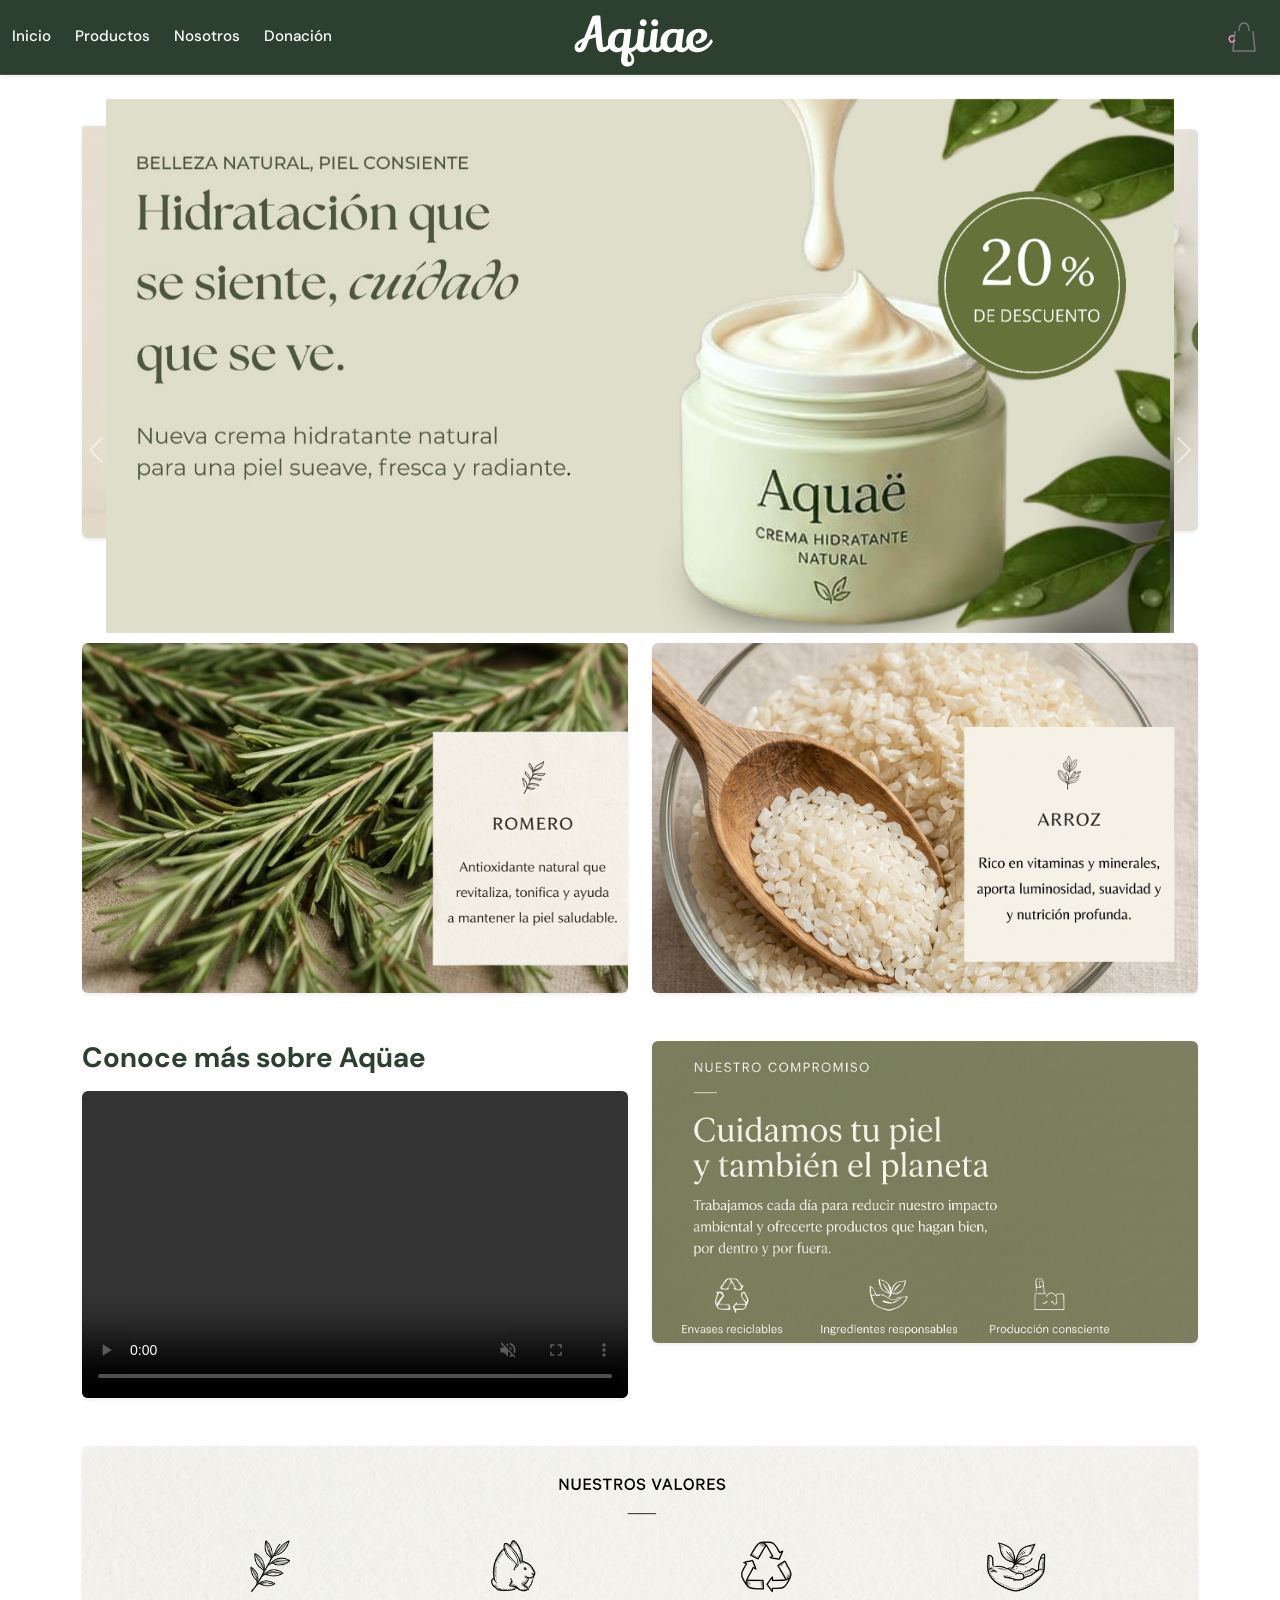
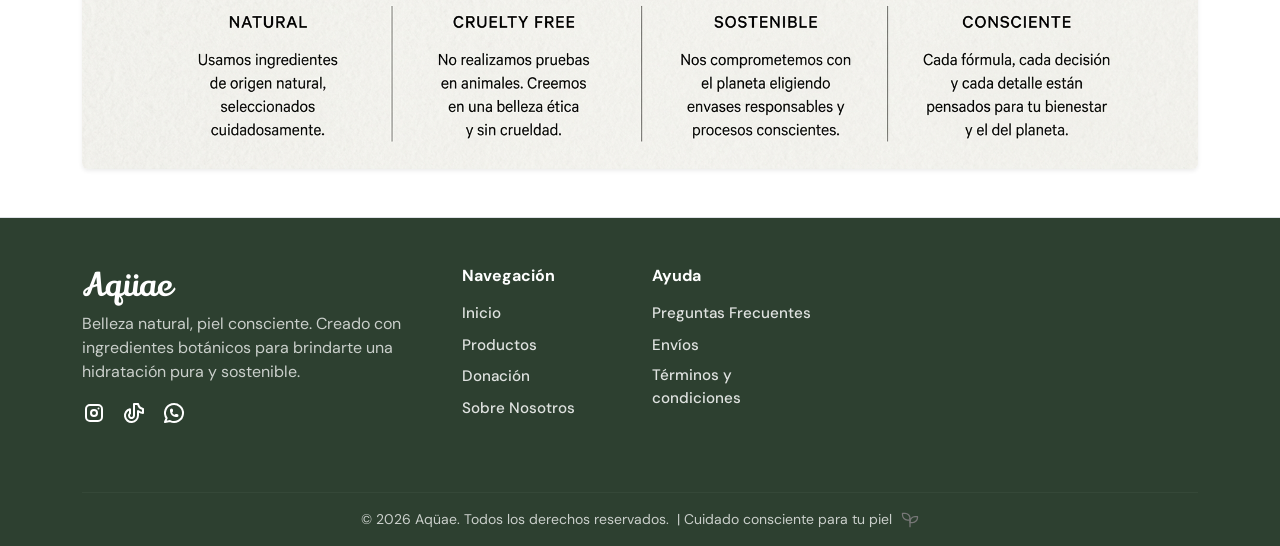
<file: index.html>
<!DOCTYPE html>
<html lang="es">
<head>
    <meta charset="UTF-8">
    <meta name="viewport" content="width=device-width, initial-scale=1.0">
    <title>Aqüae - Inicio</title>
    <link href="https://cdn.jsdelivr.net/npm/bootstrap@5.3.3/dist/css/bootstrap.min.css" rel="stylesheet">
    <link rel="preconnect" href="https://fonts.googleapis.com">
    <link rel="preconnect" href="https://fonts.gstatic.com" crossorigin>
    <link href="https://fonts.googleapis.com/css2?family=DM+Sans:wght@400;500;700&family=Lily+Script+One&display=swap" rel="stylesheet">
    <link rel="stylesheet" href="css/style.css">
</head>
<body>
    <div class="site-wrapper">
        <header class="header py-2 sticky-top shadow-sm">
            <div class="container-fluid">
                <div class="row align-items-center">
                    <div class="col-4 d-none d-md-flex gap-4 align-items-center">
                        <a href="index.html" class="nav-link-custom text-decoration-none text-dark">Inicio</a>
                        <a href="productos.html" class="nav-link-custom text-decoration-none text-dark">Productos</a>
                        <a href="Nosotros.html" class="nav-link-custom text-decoration-none text-dark">Nosotros</a>
                        <a href="Donación.html" class="nav-link-custom text-decoration-none text-dark">Donación</a>
                    </div>

                    <div class="col-12 col-md-4 text-center">
                        <h1 class="titulo display-5 m-0">Aqüae</h1>
                    </div>
                     <div class="col-4 d-none d-md-flex justify-content-end align-items-center gap-4 iconos-header">
                        <a href="carrito.html" class="icono-header carrito-header" title="Carrito">
                            <svg width="48" height="48" viewBox="0 0 48 48" fill="none">
                                <path d="M15 18L13 38H35L33 18" stroke="#777" stroke-width="1.5"/>
                                <path d="M19 18C19 13 21 10 24 10C27 10 29 13 29 18" stroke="#777" stroke-width="1.5"/>
                                <path d="M14 23C10 22 8 25 10 28C11 30 13 29 15 27" stroke="#ED9CBD" stroke-width="1.5"/>
                            </svg>
                        </a>
                    </div>
                </div>

                <div class="row d-md-none text-center mt-2 pt-2 border-top border-light">
                    <div class="col-3"><a href="index.html" class="nav-link-custom text-decoration-none text-dark">Inicio</a></div>
                    <div class="col-3"><a href="productos.html" class="nav-link-custom text-decoration-none text-dark">Productos</a></div>
                    <div class="col-3"><a href="Nosotros.html" class="nav-link-custom text-decoration-none text-dark">Nosotros</a></div>
                    <div class="col-3"><a href="Donación.html" class="nav-link-custom text-decoration-none text-dark">Donación</a></div>
                </div>
            </div>
        </header>
       <div class="container my-4">
           <button class="carousel-control-prev" type="button" data-bs-target="#carouselHome" data-bs-slide="prev">
                <span class="carousel-control-prev-icon" aria-hidden="true"></span>
            </button>
            <button class="carousel-control-next" type="button" data-bs-target="#carouselHome" data-bs-slide="next">
                <span class="carousel-control-next-icon" aria-hidden="true"></span>
            </button>
            <div id="carouselHome" class="carousel slide" data-bs-ride="carousel">
                <div class="container-fluid px-4">
                    <div class="carousel-item active">
                        <img src="img/Banner 1.png" class="d-block w-100" alt="Banner 1">
                    </div>
                    <div class="carousel-item">
                        <img src="img/banner carrusel 2.png" class="d-block w-100" alt="Banner 2">
                    </div>
                    <div class="carousel-item">
                        <img src="img/banner carrusel 3.png" class="d-block w-100" alt="Banner 3">
                    </div>
                </div>
            </div>
        </div>

        <section id="inicio">
        <main class="container my-5 text-dark">
            <section id="productos" class="my-5 fotos">
                <div class="row g-4 align-items-center">
                    <div class="col-md-6">
                        <img src="img/crema-detalle.png" class="img-fluid rounded shadow-sm w-100" alt="Crema Hidratante Aqüae">
                    </div>
                    <div class="col-md-6">
                        <img src="img/ingredientes.png" class="img-fluid rounded shadow-sm w-100" alt="Ingredientes Naturales">
                    </div>
                </div>
            </section>

            <section class="my-5 fotos">
                <h3 class="text-center fw-bold mb-4 text-dark">Sobre Nosotros</h3>
                <div class="row g-4">
                    <div class="col-md-6">
                        <img src="img/romero.jpe" class="img-fluid rounded shadow-sm object-fit-cover w-100" style="height: 350px;" alt="Romero Natural">
                    </div>
                    <div class="col-md-6">
                        <img src="img/arroz.jpe" class="img-fluid rounded shadow-sm object-fit-cover w-100" style="height: 350px;" alt="Extracto de Arroz">
                    </div>
                </div>
            </section>

            <section id="nosotros" class="my-5 fotos">
                <div class="row g-4">
                    <div class="col-md-6">
                        <h3 class="fw-bold mb-3" style="color: var(--color-verde-fondo);">Conoce más sobre Aqüae</h3>
                        <div class="ratio ratio-16x9 shadow-sm rounded overflow-hidden">
                            <video controls autoplay muted loop class="w-100 h-100 object-fit-cover">
                                <source src="img/aquae fotos - copia/crema/video.mp4" type="video/mp4">
                            </video>
                        </div>
                    </div>
                    <div class="col-md-6">
                        <img src="img/compromiso.jpe" class="img-fluid rounded shadow-sm w-100" alt="Nuestro Compromiso Ambiental">
                    </div>
                </div>
            </section>

            <section id="valores" class="my-5 fotos">
                <div class="row">
                    <div class="col-12 text-center">
                        <img src="img/valores.jpe" class="img-fluid rounded shadow-sm w-100" alt="Valores Aqüae">
                    </div>
                </div>
            </section>
        </main>

        <footer class="footer-aquae pt-5 pb-3 border-top mt-5">
            <div class="container">
                <div class="row gy-4">
                    <div class="col-lg-4 col-md-6">
                        <h5 class="footer-brand mb-2">Aqüae</h5>
                        <p class="text-muted-custom">
                            Belleza natural, piel consciente. Creado con ingredientes botánicos para brindarte una hidratación pura y sostenible.
                        </p>
                        <div class="d-flex gap-3 mt-3">
                            <a href="https://www.instagram.com/aquaecosmetics?stkn=b3loeDdoMjdtcGRj&utm_source=qr" class="social-icon" aria-label="Instagram">
                                <svg xmlns="http://www.w3.org/2000/svg" width="24" height="24" viewBox="0 0 24 24" fill="none" stroke="#ffffff" stroke-width="2" stroke-linecap="round" stroke-linejoin="round" class="icon icon-tabler icons-tabler-outline icon-tabler-brand-instagram">
                                    <path stroke="none" d="M0 0h24v24H0z" fill="none" />
                                    <path d="M4 8a4 4 0 0 1 4 -4h8a4 4 0 0 1 4 4v8a4 4 0 0 1 -4 4h-8a4 4 0 0 1 -4 -4l0 -8" />
                                    <path d="M9 12a3 3 0 1 0 6 0a3 3 0 0 0 -6 0" />
                                    <path d="M16.5 7.5v.01" />
                                </svg>
                            </a>
                            <a href="https://www.tiktok.com/@aquaecosmetics?is_from_webapp=1&sender_device=pc" class="social-icon" aria-label="TikTok">
                                <svg xmlns="http://www.w3.org/2000/svg" width="24" height="24" viewBox="0 0 24 24" fill="none" stroke="#ffffff" stroke-width="2" stroke-linecap="round" stroke-linejoin="round" class="icon icon-tabler icons-tabler-outline icon-tabler-brand-tiktok">
                                    <path stroke="none" d="M0 0h24v24H0z" fill="none" />
                                    <path d="M21 7.917v4.034a9.948 9.948 0 0 1 -5 -1.951v4.5a6.5 6.5 0 1 1 -8 -6.326v4.326a2.5 2.5 0 1 0 4 2v-11.5h4.083a6.005 6.005 0 0 0 4.917 4.917" />
                                </svg>
                            </a>
                            <a href="https://wa.me/3204483562" class="social-icon" aria-label="WhatsApp">
                                <svg xmlns="http://www.w3.org/2000/svg" width="24" height="24" viewBox="0 0 24 24" fill="none" stroke="#ffffff" stroke-width="2" stroke-linecap="round" stroke-linejoin="round" class="icon icon-tabler icons-tabler-outline icon-tabler-brand-whatsapp">
                                    <path stroke="none" d="M0 0h24v24H0z" fill="none" />
                                    <path d="M3 21l1.65 -3.8a9 9 0 1 1 3.4 2.9l-5.05 .9" />
                                    <path d="M9 10a.5 .5 0 0 0 1 0v-1a.5 .5 0 0 0 -1 0v1a5 5 0 0 0 5 5h1a.5 .5 0 0 0 0 -1h-1a.5 .5 0 0 0 0 1" />
                                </svg>
                            </a>
                        </div>
                    </div>
                    <div class="col-lg-2 col-md-6">
                        <h5 class="footer-heading">Navegación</h5>
                        <ul class="list-unstyled footer-links">
                            <li><a href="index.html" class="nav-link-custom text-decoration-none text-dark">Inicio</a></li>
                            <li><a href="productos.html" class="nav-link-custom text-decoration-none text-dark">Productos</a></li>
                            <li><a href="Donación.html" class="nav-link-custom text-decoration-none text-dark">Donación</a></li>
                            <li><a href="Nosotros.html" class="nav-link-custom text-decoration-none text-dark">Sobre Nosotros</a></li>
                        </ul>
                    </div>

                    <div class="col-lg-2 col-md-6">
                        <h5 class="footer-heading">Ayuda</h5>
                        <ul class="list-unstyled footer-links">
                            <li><a href="Preguntas.html" class="nav-link-custom text-decoration-none text-dark">Preguntas Frecuentes</a></li>
                            <li><a href="Envio.html" class="nav-link-custom text-decoration-none text-dark">Envíos</a></li>
                            <li><a href="Tyc.html" class="nav-link-custom text-decoration-none text-dark">Términos y condiciones</a></li>
                        </ul>
                    </div>
                </div>

                <hr class="mt-5 mb-3 footer-divider">

                <div class="row align-items-center justify-content-center">
                    <div class="col-12 text-center d-flex align-items-center justify-content-center gap-2">
                        <span class="small text-muted-custom">&copy; 2026 Aqüae. Todos los derechos reservados.</span>
                        <span class="small text-muted-custom">| Cuidado consciente para tu piel</span>
                        <svg xmlns="http://www.w3.org/2000/svg" width="20" height="20" viewBox="0 0 24 24" fill="none" stroke="#777" stroke-width="1.5" stroke-linecap="round" stroke-linejoin="round">
                            <path stroke="none" d="M0 0h24v24H0z" fill="none"/>
                            <path d="M12 10a6 6 0 0 0 -6 -6h-3v2a6 6 0 0 0 6 6h3" />
                            <path d="M12 14a6 6 0 0 1 6 -6h3v1a6 6 0 0 1 -6 6h-3" />
                            <path d="M12 20l0 -10" />
                        </svg>
                    </div>
                </div>
            </div>
        </footer>
    </div>
<script src="https://cdn.jsdelivr.net/npm/bootstrap@5.3.3/dist/js/bootstrap.bundle.min.js"></script>
<script src="js/cart.js"></script>
</body>
</html>
</file>
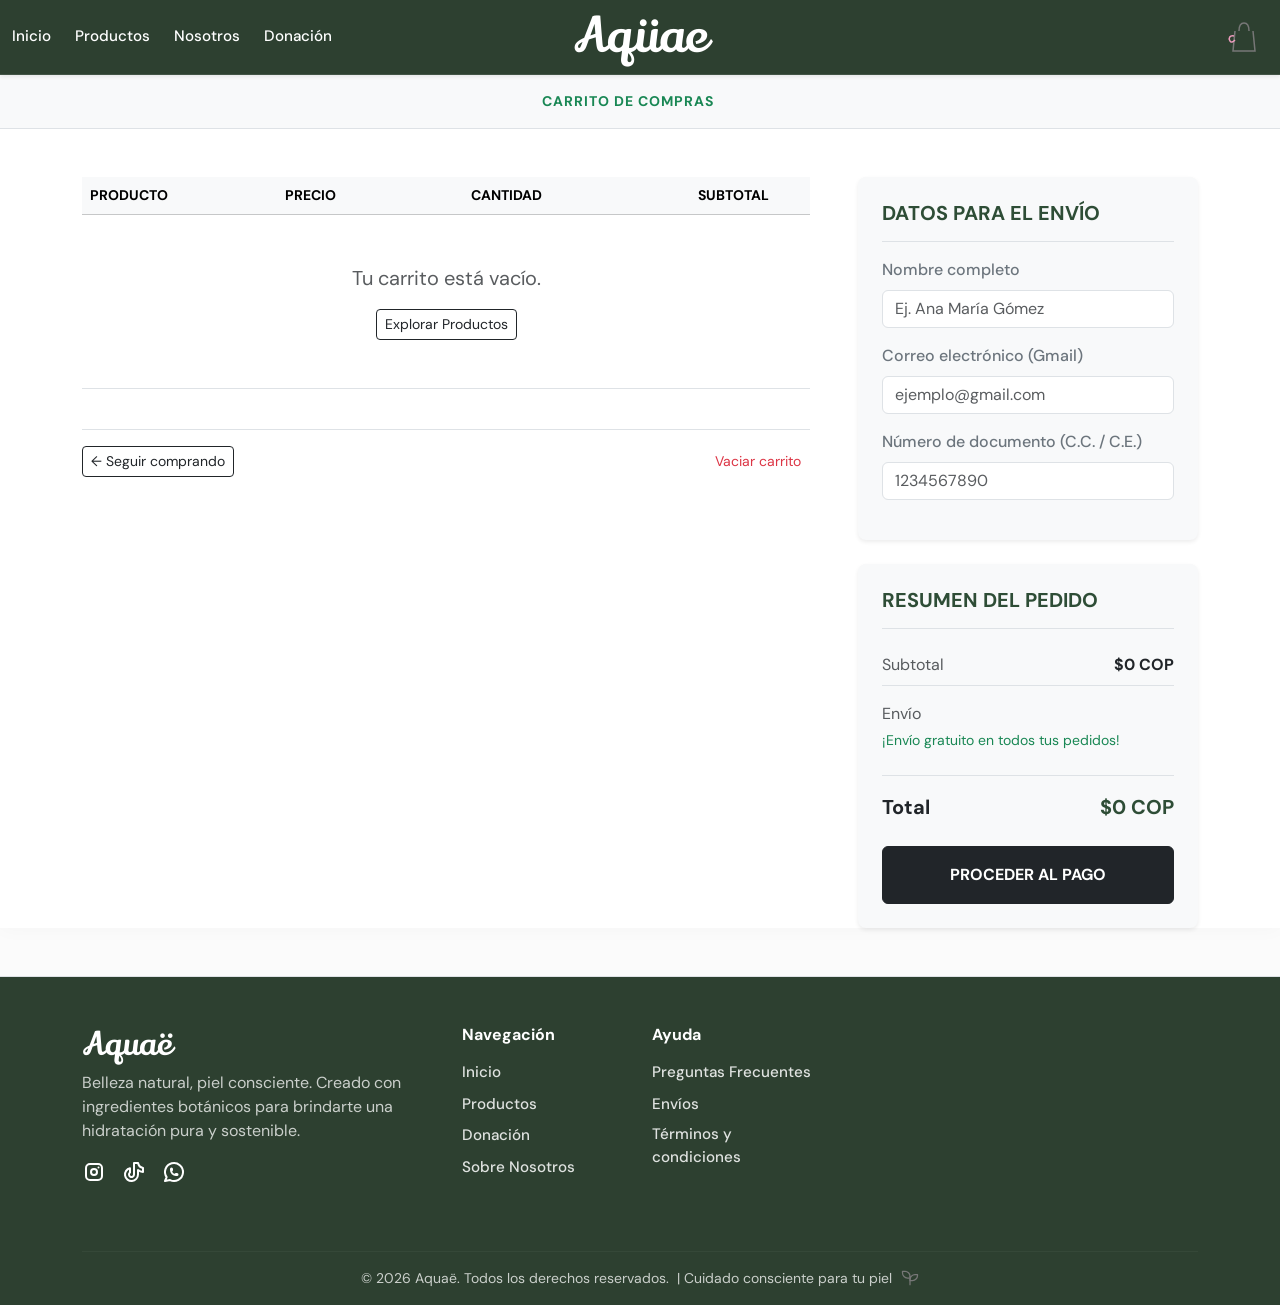
<file: carrito.html>
<!DOCTYPE html>
<html lang="es">
<head>
    <meta charset="UTF-8">
    <meta name="viewport" content="width=device-width, initial-scale=1.0">
    <title>Aqüae - Carrito de compras</title>
    <link href="https://cdn.jsdelivr.net/npm/bootstrap@5.3.3/dist/css/bootstrap.min.css" rel="stylesheet">
    <link rel="preconnect" href="https://fonts.googleapis.com">
    <link rel="preconnect" href="https://fonts.gstatic.com" crossorigin>
    <link href="https://fonts.googleapis.com/css2?family=DM+Sans:wght@400;500;700&family=Lily+Script+One&display=swap" rel="stylesheet">
    <link rel="stylesheet" href="css/style.css">
</head>
<body>
    <div class="site-wrapper">
        <header class="header py-2 sticky-top shadow-sm">
            <div class="container-fluid">
                <div class="row align-items-center">
                    <div class="col-4 d-none d-md-flex gap-4 align-items-center">
                        <a href="index.html" class="nav-link-custom text-decoration-none text-dark">Inicio</a>
                        <a href="productos.html" class="nav-link-custom text-decoration-none text-dark">Productos</a>
                        <a href="Nosotros.html" class="nav-link-custom text-decoration-none text-dark">Nosotros</a>
                        <a href="Donación.html" class="nav-link-custom text-decoration-none text-dark">Donación</a>
                    </div>

                    <div class="col-12 col-md-4 text-center">
                        <h1 class="titulo display-5 m-0">Aqüae</h1>
                    </div>
                     <div class="col-4 d-none d-md-flex justify-content-end align-items-center gap-4 iconos-header">
                        <a href="carrito.html" class="icono-header carrito-header" title="Carrito">
                            <svg width="48" height="48" viewBox="0 0 48 48" fill="none">
                                <path d="M15 18L13 38H35L33 18" stroke="#777" stroke-width="1.5"/>
                                <path d="M19 18C19 13 21 10 24 10C27 10 29 13 29 18" stroke="#777" stroke-width="1.5"/>
                                <path d="M14 23C10 22 8 25 10 28C11 30 13 29 15 27" stroke="#ED9CBD" stroke-width="1.5"/>
                            </svg>
                        </a>
                    </div>
                </div>

                <div class="row d-md-none text-center mt-2 pt-2 border-top border-light">
                    <div class="col-3"><a href="index.html" class="nav-link-custom text-decoration-none text-dark">Inicio</a></div>
                    <div class="col-3"><a href="productos.html" class="nav-link-custom text-decoration-none text-dark">Productos</a></div>
                    <div class="col-3"><a href="Nosotros.html" class="nav-link-custom text-decoration-none text-dark">Nosotros</a></div>
                    <div class="col-3"><a href="Donación.html" class="nav-link-custom text-decoration-none text-dark">Donación</a></div>
                </div>
            </div>
        </header>

        <div class="bg-light py-3 border-bottom">
            <div class="container text-center fw-bold small text-uppercase" style="letter-spacing: 1px;">
                <span class="text-success me-2 me-md-4">Carrito de compras</span>
            </div>
        </div>

        <main class="container my-5">
            <div class="row g-5">
                
                <div class="col-lg-8">
                    <div class="table-responsive d-none d-md-block">
                        <table class="table align-middle">
                            <thead class="table-light text-uppercase small">
                                <tr>
                                    <th>Producto</th>
                                    <th>Precio</th>
                                    <th class="text-center">Cantidad</th>
                                    <th class="text-end">Subtotal</th>
                                    <th></th>
                                </tr>
                            </thead>
                            <tbody id="cart-items-container">
                                <!-- Los productos se pintarán dinámicamente aquí mediante JavaScript -->
                            </tbody>
                        </table>
                    </div>

                    <div id="cart-items-mobile" class="d-md-none d-flex flex-column gap-3">
                        <!-- Los productos en versión móvil se pintarán dinámicamente aquí -->
                    </div>

                    <div class="d-flex justify-content-between align-items-center mt-4 pt-3 border-top">
                        <a href="productos.html" class="btn btn-outline-dark btn-sm">&larr; Seguir comprando</a>
                        <button id="btn-clear-cart" class="btn btn-link text-danger text-decoration-none btn-sm">Vaciar carrito</button>
                    </div>
                </div>

                <div class="col-lg-4 d-flex flex-column gap-4">
                    
                    <div class="card border-0 shadow-sm p-4 bg-light rounded-3">
                        <h5 class="fw-bold text-uppercase border-bottom pb-3 mb-3" style="color: #2e4d36;">Datos para el envío</h5>
                        <form id="form-datos-cliente">
                            <div class="mb-3">
                                <label for="cliente-nombre" class="form-label fw-medium text-secondary">Nombre completo</label>
                                <input type="text" class="form-control" id="cliente-nombre" placeholder="Ej. Ana María Gómez" required>
                            </div>
                            <div class="mb-3">
                                <label for="cliente-email" class="form-label fw-medium text-secondary">Correo electrónico (Gmail)</label>
                                <input type="email" class="form-control" id="cliente-email" placeholder="ejemplo@gmail.com" required>
                            </div>
                            <div class="mb-3">
                                <label for="cliente-documento" class="form-label fw-medium text-secondary">Número de documento (C.C. / C.E.)</label>
                                <input type="text" class="form-control" id="cliente-documento" placeholder="1234567890" required>
                            </div>
                        </form>
                    </div>

                    <div class="card border-0 shadow-sm p-4 bg-light rounded-3">
                        <h5 class="fw-bold text-uppercase border-bottom pb-3 mb-3" style="color: #2e4d36;">Resumen del pedido</h5>
                        
                        <div class="d-flex justify-content-between py-2 border-bottom">
                            <span class="text-muted">Subtotal</span>
                            <span id="cart-subtotal" class="fw-bold">$0 COP</span>
                        </div>

                        <div class="py-3 border-bottom">
                            <span class="text-muted d-block mb-1">Envío</span>
                            <small class="text-success d-block mb-2">¡Envío gratuito en todos tus pedidos!</small>
                        </div>

                        <div class="d-flex justify-content-between py-3 fs-5 fw-bold">
                            <span>Total</span>
                            <span id="cart-total" style="color: #2e4d36;">$0 COP</span>
                        </div>
                        <a id="btn-checkout" href="https://wa.me/573204483562" target="_blank" rel="noopener noreferrer" class="btn btn-dark w-100 py-3 fw-bold text-uppercase rounded-2 mt-2 text-decoration-none text-center">
                            Proceder al Pago
                        </a>
                    </div>
                </div>
            </div>
        </main>
    </div>
    
    <footer class="footer-aquae pt-5 pb-3 border-top mt-5">
        <div class="container">
            <div class="row gy-4">
                <div class="col-lg-4 col-md-6">
                    <h5 class="footer-brand mb-2">Aquaë</h5>
                    <p class="text-muted-custom">
                        Belleza natural, piel consciente. Creado con ingredientes botánicos para brindarte una hidratación pura y sostenible.
                    </p>
                    <div class="d-flex gap-3 mt-3">
                        <a href="https://www.instagram.com/aquaecosmetics?stkn=b3loeDdoMjdtcGRj&utm_source=qr" class="social-icon" aria-label="Instagram">
                            <svg xmlns="http://www.w3.org/2000/svg" width="24" height="24" viewBox="0 0 24 24" fill="none" stroke="#ffffff" stroke-width="2" stroke-linecap="round" stroke-linejoin="round" class="icon icon-tabler icons-tabler-outline icon-tabler-brand-instagram">
                                <path stroke="none" d="M0 0h24v24H0z" fill="none" />
                                <path d="M4 8a4 4 0 0 1 4 -4h8a4 4 0 0 1 4 4v8a4 4 0 0 1 -4 4h-8a4 4 0 0 1 -4 -4l0 -8" />
                                <path d="M9 12a3 3 0 1 0 6 0a3 3 0 0 0 -6 0" />
                                <path d="M16.5 7.5v.01" />
                            </svg>
                        </a>
                        <a href="https://www.tiktok.com/@aquaecosmetics?is_from_webapp=1&sender_device=pc" class="social-icon" aria-label="TikTok">
                            <svg xmlns="http://www.w3.org/2000/svg" width="24" height="24" viewBox="0 0 24 24" fill="none" stroke="#ffffff" stroke-width="2" stroke-linecap="round" stroke-linejoin="round" class="icon icon-tabler icons-tabler-outline icon-tabler-brand-tiktok">
                                <path stroke="none" d="M0 0h24v24H0z" fill="none" />
                                <path d="M21 7.917v4.034a9.948 9.948 0 0 1 -5 -1.951v4.5a6.5 6.5 0 1 1 -8 -6.326v4.326a2.5 2.5 0 1 0 4 2v-11.5h4.083a6.005 6.005 0 0 0 4.917 4.917" />
                            </svg>
                        </a>
                        <a href="https://w.app/aquae" class="social-icon" aria-label="WhatsApp">
                            <svg xmlns="http://www.w3.org/2000/svg" width="24" height="24" viewBox="0 0 24 24" fill="none" stroke="#ffffff" stroke-width="2" stroke-linecap="round" stroke-linejoin="round" class="icon icon-tabler icons-tabler-outline icon-tabler-brand-whatsapp">
                                <path stroke="none" d="M0 0h24v24H0z" fill="none" />
                                <path d="M3 21l1.65 -3.8a9 9 0 1 1 3.4 2.9l-5.05 .9" />
                                <path d="M9 10a.5 .5 0 0 0 1 0v-1a.5 .5 0 0 0 -1 0v1a5 5 0 0 0 5 5h1a.5 .5 0 0 0 0 -1h-1a.5 .5 0 0 0 0 1" />
                            </svg>
                        </a>
                    </div>
                </div>
                <div class="col-lg-2 col-md-6">
                    <h5 class="footer-heading">Navegación</h5>
                    <ul class="list-unstyled footer-links">
                        <li><a href="index.html" class="nav-link-custom text-decoration-none text-dark">Inicio</a></li>
                        <li><a href="productos.html" class="nav-link-custom text-decoration-none text-dark">Productos</a></li>
                        <li><a href="Donación.html" class="nav-link-custom text-decoration-none text-dark">Donación</a></li>
                        <li><a href="Nosotros.html" class="nav-link-custom text-decoration-none text-dark">Sobre Nosotros</a></li>
                    </ul>
                </div>

                <div class="col-lg-2 col-md-6">
                    <h5 class="footer-heading">Ayuda</h5>
                    <ul class="list-unstyled footer-links">
                        <li><a href="Preguntas.html" class="nav-link-custom text-decoration-none text-dark">Preguntas Frecuentes</a></li>
                        <li><a href="Envio.html" class="nav-link-custom text-decoration-none text-dark">Envíos</a></li>
                        <li><a href="Tyc.html" class="nav-link-custom text-decoration-none text-dark">Términos y condiciones</a></li>
                    </ul>
                </div>
            </div>

            <hr class="mt-5 mb-3 footer-divider">

            <div class="row align-items-center justify-content-center">
                <div class="col-12 text-center d-flex align-items-center justify-content-center gap-2">
                    <span class="small text-muted-custom">&copy; 2026 Aquaë. Todos los derechos reservados.</span>
                    <span class="small text-muted-custom">| Cuidado consciente para tu piel</span>
                    <svg xmlns="http://www.w3.org/2000/svg" width="20" height="20" viewBox="0 0 24 24" fill="none" stroke="#777" stroke-width="1.5" stroke-linecap="round" stroke-linejoin="round">
                        <path stroke="none" d="M0 0h24v24H0z" fill="none"/>
                        <path d="M12 10a6 6 0 0 0 -6 -6h-3v2a6 6 0 0 0 6 6h3" />
                        <path d="M12 14a6 6 0 0 1 6 -6h3v1a6 6 0 0 1 -6 6h-3" />
                        <path d="M12 20l0 -10" />
                    </svg>
                </div>
            </div>
        </div>
    </footer>

    <script src="https://cdn.jsdelivr.net/npm/bootstrap@5.3.3/dist/js/bootstrap.bundle.min.js"></script>
    <script src="js/cart.js"></script>
</body>
</html>
</file>
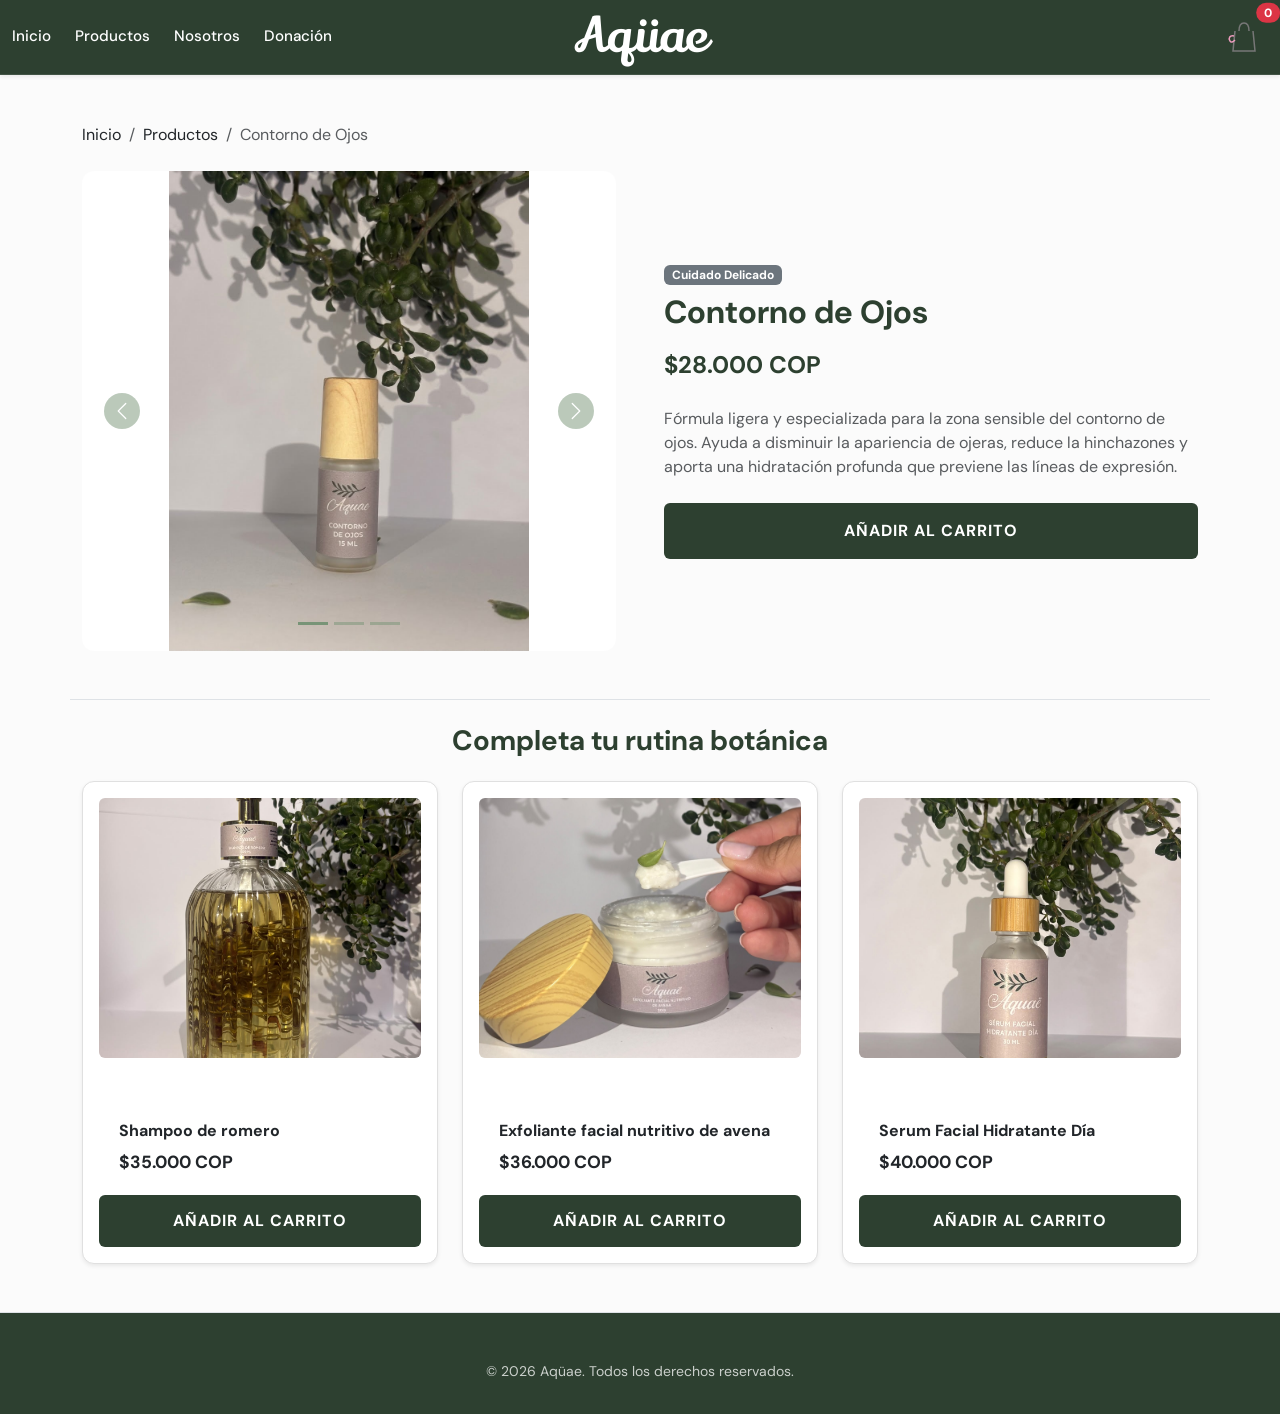
<file: Contorno.html>
<!DOCTYPE html>
<html lang="es">
<head>
    <meta charset="UTF-8">
    <meta name="viewport" content="width=device-width, initial-scale=1.0">
    <title>Aqüae - Contorno de Ojos</title>
    <link href="https://cdn.jsdelivr.net/npm/bootstrap@5.3.3/dist/css/bootstrap.min.css" rel="stylesheet">
    <link rel="preconnect" href="https://fonts.googleapis.com">
    <link rel="preconnect" href="https://fonts.gstatic.com" crossorigin>
    <link href="https://fonts.googleapis.com/css2?family=DM+Sans:wght@400;500;700&family=Lily+Script+One&display=swap" rel="stylesheet">
    <link rel="stylesheet" href="../css/style.css">
</head>
<body>
    <header class="header py-2 sticky-top shadow-sm">
        <div class="container-fluid">
            <div class="row align-items-center">
                <div class="col-4 d-none d-md-flex gap-4 align-items-center">
                    <a href="index.html" class="nav-link-custom text-decoration-none text-dark">Inicio</a>
                    <a href="productos.html" class="nav-link-custom text-decoration-none text-dark">Productos</a>
                    <a href="Nosotros.html" class="nav-link-custom text-decoration-none text-dark">Nosotros</a>
                    <a href="Donación.html" class="nav-link-custom text-decoration-none text-dark">Donación</a>
                </div>
                <div class="col-12 col-md-4 text-center">
                    <h1 class="titulo display-5">Aqüae</h1>
                </div>
                <div class="col-4 d-none d-md-flex justify-content-end align-items-center gap-4 iconos-header">
                    <a href="carrito.html" class="icono-header carrito-header position-relative" title="Carrito">
                        <svg width="48" height="48" viewBox="0 0 48 48" fill="none">
                            <path d="M15 18L13 38H35L33 18" stroke="#777" stroke-width="1.5"/>
                            <path d="M19 18C19 13 21 10 24 10C27 10 29 13 29 18" stroke="#777" stroke-width="1.5"/>
                            <path d="M14 23C10 22 8 25 10 28C11 30 13 29 15 27" stroke="#ED9CBD" stroke-width="1.5"/>
                        </svg>
                        <span id="cart-count" class="badge rounded-pill bg-danger position-absolute top-0 start-100 translate-middle">0</span>
                    </a>
                </div>
            </div>
        </div>
    </header>

    <main class="container my-5">
        <nav aria-label="breadcrumb" class="mb-4">
            <ol class="breadcrumb mb-0 small text-muted">
                <li class="breadcrumb-item"><a href="index.html" class="text-decoration-none text-dark">Inicio</a></li>
                <li class="breadcrumb-item"><a href="productos.html" class="text-decoration-none text-dark">Productos</a></li>
                <li class="breadcrumb-item active" aria-current="page">Contorno de Ojos</li>
            </ol>
        </nav>

        <div class="row g-5 align-items-center">
            <div class="col-lg-6">
                <div id="carouselSerum" class="carousel slide carrusel-producto" data-bs-ride="carousel" data-bs-interval="3500">
                    <div class="carousel-indicators">
                        <button type="button" data-bs-target="#carouselSerum" data-bs-slide-to="0" class="active" aria-current="true" aria-label="Imagen 1"></button>
                        <button type="button" data-bs-target="#carouselSerum" data-bs-slide-to="1" aria-label="Imagen 2"></button>
                        <button type="button" data-bs-target="#carouselSerum" data-bs-slide-to="2" aria-label="Imagen 3"></button>
                    </div>

                    <div class="carousel-inner">
                        <div class="carousel-item active">
                            <img src="img/aquae fotos - copia/contorno/1.jpeg" class="d-block" alt="Contorno de ojos - imagen 1">
                        </div>
                        <div class="carousel-item">
                            <img src="img/aquae fotos - copia/contorno/2.jpeg" class="d-block" alt="Contorno de ojos - imagen 2">
                        </div>
                        <div class="carousel-item">
                            <img src="img/aquae fotos - copia/contorno/3.jpeg" class="d-block" alt="Contorno de ojos - imagen 3">
                        </div>
                    </div>

                    <button class="carousel-control-prev" type="button" data-bs-target="#carouselSerum" data-bs-slide="prev">
                        <span class="carousel-control-prev-icon" aria-hidden="true"></span>
                        <span class="visually-hidden">Anterior</span>
                    </button>
                    <button class="carousel-control-next" type="button" data-bs-target="#carouselSerum" data-bs-slide="next">
                        <span class="carousel-control-next-icon" aria-hidden="true"></span>
                        <span class="visually-hidden">Siguiente</span>
                    </button>
                </div>
            </div>

            <div class="col-lg-6">
                <span class="badge bg-secondary mb-2">Cuidado Delicado</span>
                <h2 class="fw-bold mb-3 titulo-producto">Contorno de Ojos</h2>
                <div class="fs-4 fw-bold mb-4 precio-producto">$28.000 COP</div>

                <p class="text-muted mb-4">
                    Fórmula ligera y especializada para la zona sensible del contorno de ojos. Ayuda a disminuir la apariencia de ojeras, reduce la hinchazones y aporta una hidratación profunda que previene las líneas de expresión.
                </p>

                <div class="d-grid gap-2">
                    <button class="btn btn-submit btn-add-cart py-3 fw-bold"
                            data-id="3"
                            data-title="Contorno de Ojos"
                            data-price="28000"
                            data-img="img/aquae fotos - copia/contorno/1.jpeg">
                        AÑADIR AL CARRITO
                    </button>
                </div>
            </div>
        </div>
    </main>

    <section class="container my-5 pt-4 border-top">
        <h3 class="fw-bold mb-4 text-center titulo-producto">Completa tu rutina botánica</h3>
        <div class="row row-cols-1 row-cols-md-3 g-4">
            <div class="col">
                <div class="product-card shadow-sm p-3 bg-white h-100 d-flex flex-column">
                    <a href="shampoo.html" class="text-decoration-none text-dark d-block">
                        <img src="img/aquae fotos - copia/shampoo/1.jpeg" alt="Shampoo de romero" class="img-fluid rounded mb-3 img-producto-card">
                        <div class="product-info">
                            <div class="product-subtitle text-muted-custom">Shampoo de romero</div>
                            <h6 class="fw-bold my-2 text-dark">Shampoo de romero</h6>
                            <div class="product-price fw-bold">$35.000 COP</div>
                        </div>
                    </a>
                    <button class="btn btn-submit btn-add-cart mt-auto" 
                            data-id="2" 
                            data-title="Shampoo de romero" 
                            data-price="35000" 
                            data-img="img/aquae fotos - copia/shampoo/1.jpeg">
                        AÑADIR AL CARRITO
                    </button>
                </div>
            </div>

            <div class="col">
                <div class="product-card shadow-sm p-3 bg-white h-100 d-flex flex-column">
                    <a href="Exfoliante.html" class="text-decoration-none text-dark d-block">
                        <img src="img/aquae fotos - copia/exfoliante/cerca 1.jpeg" alt="Exfoliante facial" class="img-fluid rounded mb-3 img-producto-card">
                        <div class="product-info">
                            <div class="product-subtitle text-muted-custom">Exfoliante facial</div>
                            <h6 class="fw-bold my-2 text-dark">Exfoliante facial nutritivo de avena</h6>
                            <div class="product-price fw-bold">$36.000 COP</div>
                        </div>
                    </a>
                    <button class="btn btn-submit btn-add-cart mt-auto" 
                            data-id="4" 
                            data-title="Exfoliante facial nutritivo de avena" 
                            data-price="36000" 
                            data-img="img/aquae fotos - copia/exfoliante/cerca 1.jpeg">
                        AÑADIR AL CARRITO
                    </button>
                </div>
            </div>

            <div class="col">
                <div class="product-card shadow-sm p-3 bg-white h-100 d-flex flex-column">
                    <a href="SerumDia.html" class="text-decoration-none text-dark d-block">
                        <img src="img/aquae fotos - copia/serumdía/1.jpeg" alt="Serum Facial Hidratante" class="img-fluid rounded mb-3 img-producto-card">
                        <div class="product-info">
                            <div class="product-subtitle text-muted-custom">Serum facial</div>
                            <h6 class="fw-bold my-2 text-dark">Serum Facial Hidratante Día</h6>
                            <div class="product-price fw-bold">$40.000 COP</div>
                        </div>
                    </a>
                    <button class="btn btn-submit btn-add-cart mt-auto" 
                            data-id="1" 
                            data-title="Serum Facial Hidratante Día" 
                            data-price="40000" 
                            data-img="img/aquae fotos - copia/serumdía/1.jpeg">
                        AÑADIR AL CARRITO
                    </button>
                </div>
            </div>
        </div>
    </section>

    <footer class="footer-aquae pt-5 pb-3 border-top mt-5">
        <div class="container text-center">
            <p class="small text-muted-custom">&copy; 2026 Aqüae. Todos los derechos reservados.</p>
        </div>
    </footer>

    <script src="https://cdn.jsdelivr.net/npm/bootstrap@5.3.3/dist/js/bootstrap.bundle.min.js"></script>
    <script src="js/cart.js"></script>
</body>
</html>
</file>
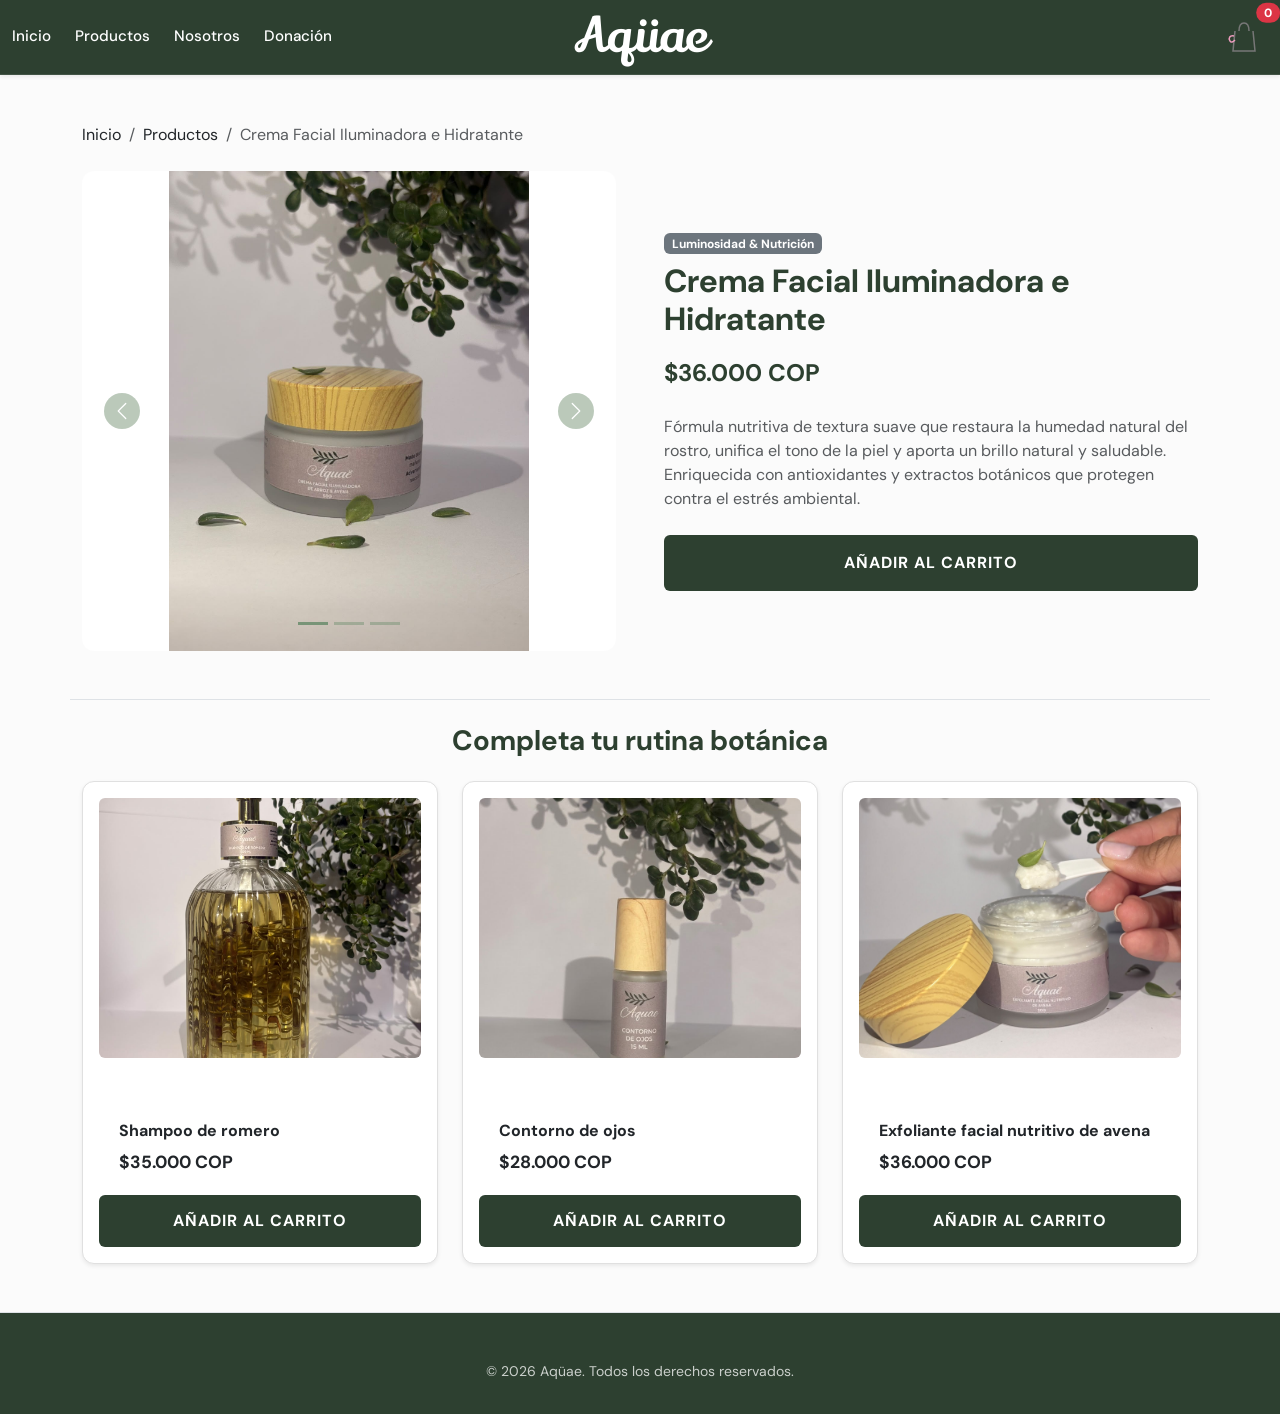
<file: crema.html>
<!DOCTYPE html>
<html lang="es">
<head>
    <meta charset="UTF-8">
    <meta name="viewport" content="width=device-width, initial-scale=1.0">
    <title>Aqüae - Crema Facial Iluminadora e Hidratante</title>
    <link href="https://cdn.jsdelivr.net/npm/bootstrap@5.3.3/dist/css/bootstrap.min.css" rel="stylesheet">
    <link rel="preconnect" href="https://fonts.googleapis.com">
    <link rel="preconnect" href="https://fonts.gstatic.com" crossorigin>
    <link href="https://fonts.googleapis.com/css2?family=DM+Sans:wght@400;500;700&family=Lily+Script+One&display=swap" rel="stylesheet">
    <link rel="stylesheet" href="css/style.css">
</head>
<body>
    <header class="header py-2 sticky-top shadow-sm">
        <div class="container-fluid">
            <div class="row align-items-center">
                <div class="col-4 d-none d-md-flex gap-4 align-items-center">
                    <a href="index.html" class="nav-link-custom text-decoration-none text-dark">Inicio</a>
                    <a href="productos.html" class="nav-link-custom text-decoration-none text-dark">Productos</a>
                    <a href="Nosotros.html" class="nav-link-custom text-decoration-none text-dark">Nosotros</a>
                    <a href="Donación.html" class="nav-link-custom text-decoration-none text-dark">Donación</a>
                </div>
                <div class="col-12 col-md-4 text-center">
                    <h1 class="titulo display-5">Aqüae</h1>
                </div>
                <div class="col-4 d-none d-md-flex justify-content-end align-items-center gap-4 iconos-header">
                    <a href="carrito.html" class="icono-header carrito-header position-relative" title="Carrito">
                        <svg width="48" height="48" viewBox="0 0 48 48" fill="none">
                            <path d="M15 18L13 38H35L33 18" stroke="#777" stroke-width="1.5"/>
                            <path d="M19 18C19 13 21 10 24 10C27 10 29 13 29 18" stroke="#777" stroke-width="1.5"/>
                            <path d="M14 23C10 22 8 25 10 28C11 30 13 29 15 27" stroke="#ED9CBD" stroke-width="1.5"/>
                        </svg>
                        <span id="cart-count" class="badge rounded-pill bg-danger position-absolute top-0 start-100 translate-middle">0</span>
                    </a>
                </div>
            </div>
        </div>
    </header>

    <main class="container my-5">
        <nav aria-label="breadcrumb" class="mb-4">
            <ol class="breadcrumb mb-0 small text-muted">
                <li class="breadcrumb-item"><a href="index.html" class="text-decoration-none text-dark">Inicio</a></li>
                <li class="breadcrumb-item"><a href="productos.html" class="text-decoration-none text-dark">Productos</a></li>
                <li class="breadcrumb-item active" aria-current="page">Crema Facial Iluminadora e Hidratante</li>
            </ol>
        </nav>

        <div class="row g-5 align-items-center">
            <div class="col-lg-6">
                <div id="carouselSerum" class="carousel slide carrusel-producto" data-bs-ride="carousel" data-bs-interval="3500">
                    <div class="carousel-indicators">
                        <button type="button" data-bs-target="#carouselSerum" data-bs-slide-to="0" class="active" aria-current="true" aria-label="Imagen 1"></button>
                        <button type="button" data-bs-target="#carouselSerum" data-bs-slide-to="1" aria-label="Imagen 2"></button>
                        <button type="button" data-bs-target="#carouselSerum" data-bs-slide-to="2" aria-label="Imagen 3"></button>
                    </div>

                    <div class="carousel-inner">
                        <div class="carousel-item active">
                            <img src="img/aquae fotos - copia/crema/1.jpeg" class="d-block" alt="Crema facial iluminadora e hidratante - imagen 1">
                        </div>
                        <div class="carousel-item">
                            <img src="img/aquae fotos - copia/crema/2.jpeg" class="d-block" alt="Crema facial iluminadora e hidratante - imagen 2">
                        </div>
                        <div class="carousel-item">
                            <img src="img/aquae fotos - copia/crema/3.jpeg" class="d-block" alt="Crema facial iluminadora e hidratante - imagen 3">
                        </div>
                    </div>

                    <button class="carousel-control-prev" type="button" data-bs-target="#carouselSerum" data-bs-slide="prev">
                        <span class="carousel-control-prev-icon" aria-hidden="true"></span>
                        <span class="visually-hidden">Anterior</span>
                    </button>
                    <button class="carousel-control-next" type="button" data-bs-target="#carouselSerum" data-bs-slide="next">
                        <span class="carousel-control-next-icon" aria-hidden="true"></span>
                        <span class="visually-hidden">Siguiente</span>
                    </button>
                </div>
            </div>

            <div class="col-lg-6">
                <span class="badge bg-secondary mb-2">Luminosidad &amp; Nutrición</span>
                <h2 class="fw-bold mb-3 titulo-producto">Crema Facial Iluminadora e Hidratante</h2>
                <div class="fs-4 fw-bold mb-4 precio-producto">$36.000 COP</div>

                <p class="text-muted mb-4">
                    Fórmula nutritiva de textura suave que restaura la humedad natural del rostro, unifica el tono de la piel y aporta un brillo natural y saludable. Enriquecida con antioxidantes y extractos botánicos que protegen contra el estrés ambiental.
                </p>

                <div class="d-grid gap-2">
                    <button class="btn btn-submit btn-add-cart py-3 fw-bold"
                            data-id="5"
                            data-title="Crema iluminadora facial de arroz y avena"
                            data-price="36000"
                            data-img="img/aquae fotos - copia/crema/1.jpeg">
                        AÑADIR AL CARRITO
                    </button>
                </div>
            </div>
        </div>
    </main>

    <section class="container my-5 pt-4 border-top">
        <h3 class="fw-bold mb-4 text-center titulo-producto">Completa tu rutina botánica</h3>
        <div class="row row-cols-1 row-cols-md-3 g-4">
            <div class="col">
                <div class="product-card shadow-sm p-3 bg-white h-100 d-flex flex-column">
                    <a href="shampoo.html" class="text-decoration-none text-dark d-block">
                        <img src="img/aquae fotos - copia/shampoo/1.jpeg" alt="Shampoo de romero" class="img-fluid rounded mb-3 img-producto-card">
                        <div class="product-info">
                            <div class="product-subtitle text-muted-custom">Shampoo de romero</div>
                            <h6 class="fw-bold my-2 text-dark">Shampoo de romero</h6>
                            <div class="product-price fw-bold">$35.000 COP</div>
                        </div>
                    </a>
                    <button class="btn btn-submit btn-add-cart mt-auto" 
                            data-id="2" 
                            data-title="Shampoo de romero" 
                            data-price="35000" 
                            data-img="img/aquae fotos - copia/shampoo/1.jpeg">
                        AÑADIR AL CARRITO
                    </button>
                </div>
            </div>

            <div class="col">
                <div class="product-card shadow-sm p-3 bg-white h-100 d-flex flex-column">
                    <a href="Contorno.html" class="text-decoration-none text-dark d-block">
                        <img src="img/aquae fotos - copia/contorno/1.jpeg" alt="Contorno de ojos" class="img-fluid rounded mb-3 img-producto-card">
                        <div class="product-info">
                            <div class="product-subtitle text-muted-custom">Contorno de ojos</div>
                            <h6 class="fw-bold my-2 text-dark">Contorno de ojos</h6>
                            <div class="product-price fw-bold">$28.000 COP</div>
                        </div>
                    </a>
                    <button class="btn btn-submit btn-add-cart mt-auto" 
                            data-id="3" 
                            data-title="Contorno de ojos" 
                            data-price="28000" 
                            data-img="img/aquae fotos - copia/contorno/1.jpeg">
                        AÑADIR AL CARRITO
                    </button>
                </div>
            </div>

            <div class="col">
                <div class="product-card shadow-sm p-3 bg-white h-100 d-flex flex-column">
                    <a href="Exfoliante.html" class="text-decoration-none text-dark d-block">
                        <img src="img/aquae fotos - copia/exfoliante/cerca 1.jpeg" alt="Exfoliante facial" class="img-fluid rounded mb-3 img-producto-card">
                        <div class="product-info">
                            <div class="product-subtitle text-muted-custom">Exfoliante facial</div>
                            <h6 class="fw-bold my-2 text-dark">Exfoliante facial nutritivo de avena</h6>
                            <div class="product-price fw-bold">$36.000 COP</div>
                        </div>
                    </a>
                    <button class="btn btn-submit btn-add-cart mt-auto" 
                            data-id="4" 
                            data-title="Exfoliante facial nutritivo de avena" 
                            data-price="36000" 
                            data-img="img/aquae fotos - copia/exfoliante/cerca 1.jpeg">
                        AÑADIR AL CARRITO
                    </button>
                </div>
            </div>
        </div>
    </section>

    <footer class="footer-aquae pt-5 pb-3 border-top mt-5">
        <div class="container text-center">
            <p class="small text-muted-custom">&copy; 2026 Aqüae. Todos los derechos reservados.</p>
        </div>
    </footer>

    <script src="https://cdn.jsdelivr.net/npm/bootstrap@5.3.3/dist/js/bootstrap.bundle.min.js"></script>
    <script src="js/cart.js"></script>
</body>
</html>
</file>
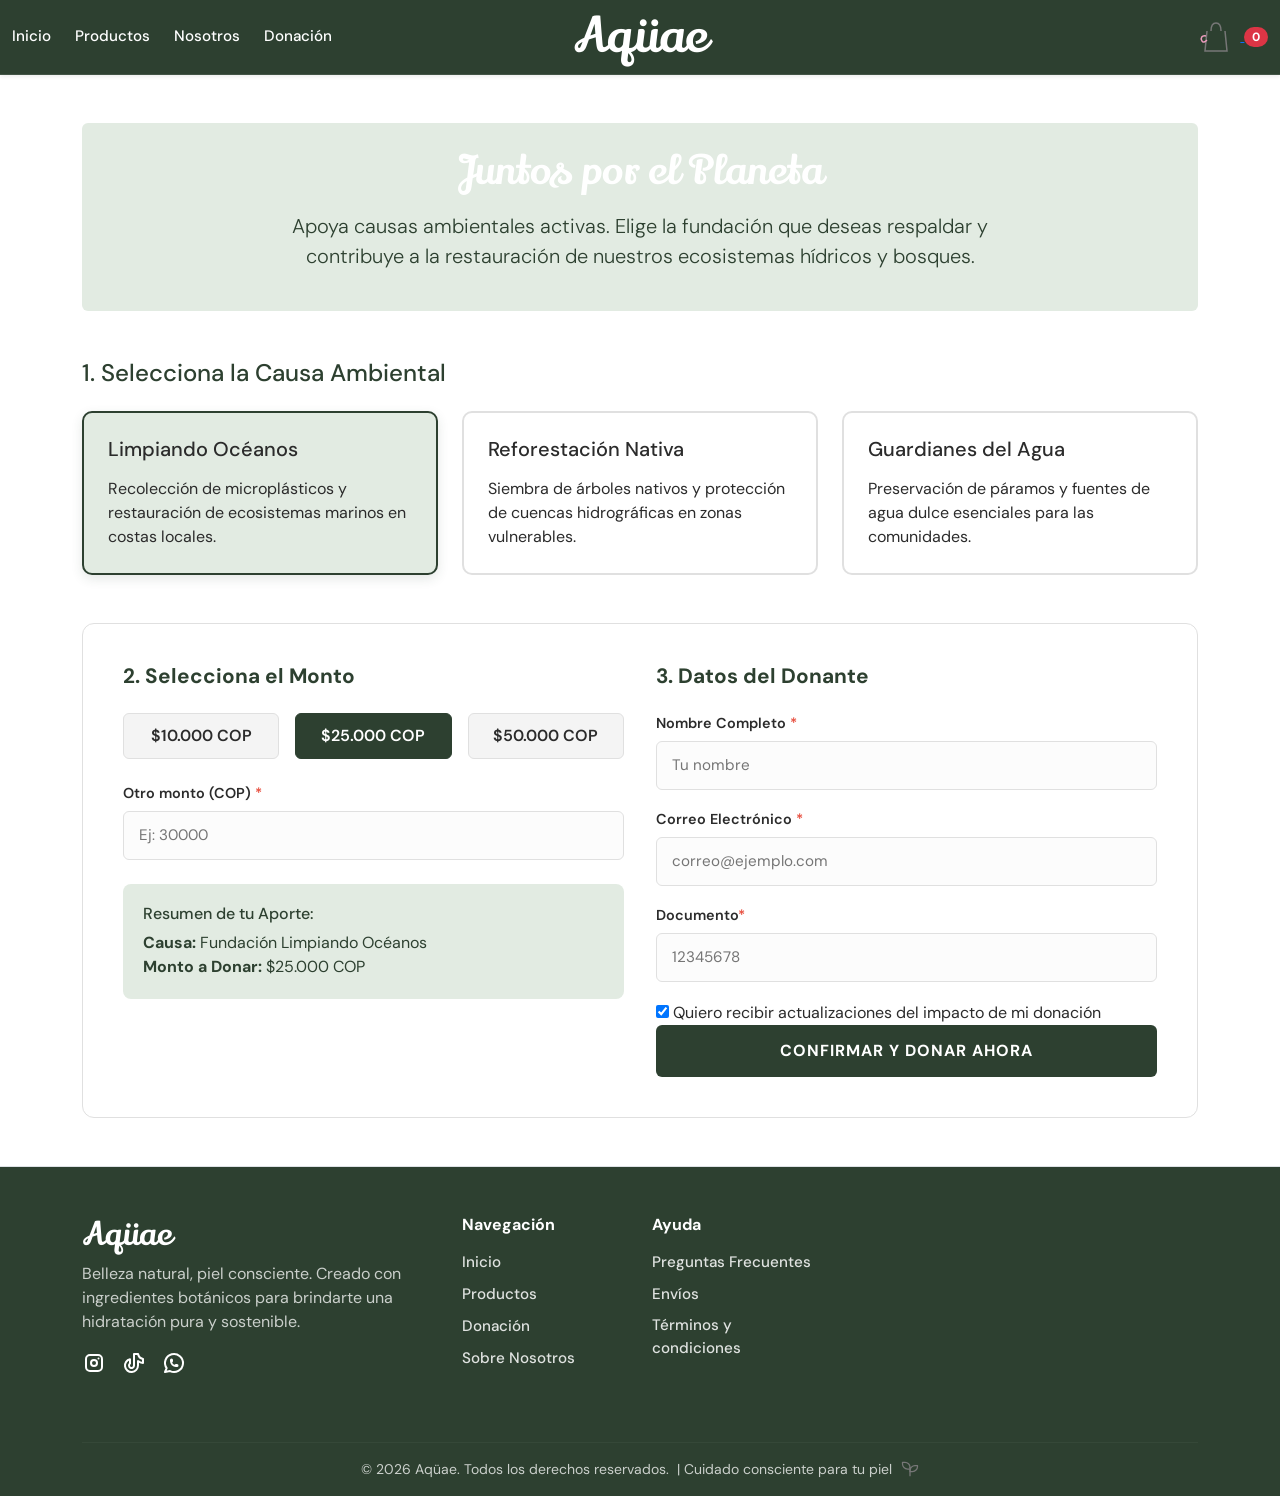
<file: donacion.html>
<!DOCTYPE html>
<html lang="es">
<head>
    <meta charset="UTF-8">
    <meta name="viewport" content="width=device-width, initial-scale=1.0">
    <title>Aqüae - Donaciones</title>
    <link href="https://cdn.jsdelivr.net/npm/bootstrap@5.3.3/dist/css/bootstrap.min.css" rel="stylesheet">
    <link rel="preconnect" href="https://fonts.googleapis.com">
    <link rel="preconnect" href="https://fonts.gstatic.com" crossorigin>
    <link href="https://fonts.googleapis.com/css2?family=DM+Sans:wght@400;500;700&family=Lily+Script+One&display=swap" rel="stylesheet">
    <link rel="stylesheet" href="css/style.css">
</head>
<body>
    <div class="site-wrapper">
        <header class="header py-2 sticky-top shadow-sm">
            <div class="container-fluid">
                <div class="row align-items-center">
                    <div class="col-4 d-none d-md-flex gap-4 align-items-center">
                        <a href="index.html" class="nav-link-custom text-decoration-none text-dark">Inicio</a>
                        <a href="Productos.html" class="nav-link-custom text-decoration-none text-dark">Productos</a>
                        <a href="Nosotros.html" class="nav-link-custom text-decoration-none text-dark">Nosotros</a>
                        <a href="Donación.html" class="nav-link-custom text-decoration-none text-dark">Donación</a>
                    </div>

                    <div class="col-12 col-md-4 text-center">
                        <h1 class="titulo display-5">Aqüae</h1>
                    </div>
                       <div class="col-4 d-none d-md-flex justify-content-end align-items-center gap-4 iconos-header">
                        <a href="carrito.html" class="icono-header carrito-header" title="Carrito">
                            <svg width="48" height="48" viewBox="0 0 48 48" fill="none">
                                <path d="M15 18L13 38H35L33 18" stroke="#777" stroke-width="1.5"/>
                                <path d="M19 18C19 13 21 10 24 10C27 10 29 13 29 18" stroke="#777" stroke-width="1.5"/>
                                <path d="M14 23C10 22 8 25 10 28C11 30 13 29 15 27" stroke="#ED9CBD" stroke-width="1.5"/>
                            </svg>
                            <span id="cart-count" class="badge rounded-pill bg-danger">0</span>
                        </a>
                    </div>
                </div>

                <div class="row d-md-none text-center mt-2 pt-2 border-top border-light">
                    <div class="col-3"><a href="index.html" class="nav-link-custom text-decoration-none text-dark">Inicio</a></div>
                    <div class="col-3"><a href="productos.html" class="nav-link-custom text-decoration-none text-dark">Productos</a></div>
                    <div class="col-3"><a href="Nosotros.html" class="nav-link-custom text-decoration-none text-dark">Nosotros</a></div>
                    <div class="col-3"><a href="Donación.html" class="nav-link-custom text-decoration-none text-dark">Donación</a></div>
                </div>
            </div>
        </header>

        <main class="container my-5">
            <section class="text-center py-4 mb-5 rounded" style="background-color: var(--color-verde-claro); color: var(--color-verde-fondo);">
                <h1 class="titulo" style="color: var(--color-verde-fondo);">Juntos por el Planeta</h1>
                <p class="lead mt-3 mx-auto" style="max-width: 750px;">
                    Apoya causas ambientales activas. Elige la fundación que deseas respaldar y contribuye a la restauración de nuestros ecosistemas hídricos y bosques.
                </p>
            </section>

            <form id="donationForm">
                <section class="mb-5">
                    <h2 class="h4 mb-4" style="color: var(--color-verde-fondo);">1. Selecciona la Causa Ambiental</h2>
                    <div class="row g-4">
                        <div class="col-md-4">
                            <div class="ngo-card selected" onclick="seleccionarFundacion(this, 'Fundación Limpiando Océanos')">
                                <div class="d-flex align-items-center mb-3">
                                    <h3 class="h5 m-0">Limpiando Océanos</h3>
                                </div>
                                <p class="info-text mb-0">Recolección de microplásticos y restauración de ecosistemas marinos en costas locales.</p>
                            </div>
                        </div>

                        <div class="col-md-4">
                            <div class="ngo-card" onclick="seleccionarFundacion(this, 'Red de Reforestación Nativa')">
                                <div class="d-flex align-items-center mb-3">
                                    <h3 class="h5 m-0">Reforestación Nativa</h3>
                                </div>
                                <p class="info-text mb-0">Siembra de árboles nativos y protección de cuencas hidrográficas en zonas vulnerables.</p>
                            </div>
                        </div>

                        <div class="col-md-4">
                            <div class="ngo-card" onclick="seleccionarFundacion(this, 'Protección de Páramos y Agua')">
                                <div class="d-flex align-items-center mb-3">
                                    <h3 class="h5 m-0">Guardianes del Agua</h3>
                                </div>
                                <p class="info-text mb-0">Preservación de páramos y fuentes de agua dulce esenciales para las comunidades.</p>
                            </div>
                        </div>
                    </div>
                </section>

                <section class="auth-container my-5" style="margin: 0 auto; max-width: 1200px;">
                    <div class="auth-col">
                        <h2>2. Selecciona el Monto</h2>
                        <div class="row g-3 mb-4">
                            <div class="col-4">
                                <button type="button" class="amount-btn" onclick="seleccionarMonto(10000, this)">$10.000 COP</button>
                            </div>
                            <div class="col-4">
                                <button type="button" class="amount-btn active" onclick="seleccionarMonto(25000, this)">$25.000 COP</button>
                            </div>
                            <div class="col-4">
                                <button type="button" class="amount-btn" onclick="seleccionarMonto(50000, this)">$50.000 COP</button>
                            </div>
                        </div>

                        <div class="form-group">
                            <label for="customAmount">Otro monto (COP) <span class="required">*</span></label>
                            <input type="number" id="customAmount" min="5000" placeholder="Ej: 30000" oninput="actualizarMontoPersonalizado(this.value)">
                        </div>

                        <div class="donation-summary mt-4">
                            <h4 class="h6 mb-2">Resumen de tu Aporte:</h4>
                            <p class="m-0"><strong>Causa:</strong> <span id="summaryNGO">Fundación Limpiando Océanos</span></p>
                            <p class="m-0"><strong>Monto a Donar:</strong> $<span id="summaryAmount">25.000</span> COP</p>
                        </div>
                    </div>

                    <div class="auth-col">
                        <h2>3. Datos del Donante</h2>

                        <div class="form-group">
                            <label for="donorName">Nombre Completo <span class="required">*</span></label>
                            <input type="text" id="donorName" placeholder="Tu nombre" required>
                        </div>

                        <div class="form-group">
                            <label for="donorEmail">Correo Electrónico <span class="required">*</span></label>
                            <input type="email" id="donorEmail" placeholder="correo@ejemplo.com" required>
                        </div>
                        
                        <div class="form-group">
                            <label for="donorDocument">Documento<span class="required">*</span></label>
                            <input type="text" id="donorDocument" placeholder="12345678" required>
                        </div>

                        <div class="form-options">
                            <label class="checkbox-label">
                                <input type="checkbox" id="donorUpdates" checked>
                                Quiero recibir actualizaciones del impacto de mi donación
                            </label>
                        </div>

                        <button type="submit" class="btn-submit">CONFIRMAR Y DONAR AHORA</button>
                    </div>
                </section>
            </form>
        </main>

        <footer class="footer-aquae pt-5 pb-3 border-top mt-5">
            <div class="container">
                <div class="row gy-4">
                    <div class="col-lg-4 col-md-6">
                        <h5 class="footer-brand mb-2">Aqüae</h5>
                        <p class="text-muted-custom">
                            Belleza natural, piel consciente. Creado con ingredientes botánicos para brindarte una hidratación pura y sostenible.
                        </p>
                        <div class="d-flex gap-3 mt-3">
                            <a href="https://www.instagram.com/aquaecosmetics?stkn=b3loeDdoMjdtcGRj&utm_source=qr" class="social-icon" aria-label="Instagram">
                                <svg xmlns="http://www.w3.org/2000/svg" width="24" height="24" viewBox="0 0 24 24" fill="none" stroke="#ffffff" stroke-width="2" stroke-linecap="round" stroke-linejoin="round" class="icon icon-tabler icons-tabler-outline icon-tabler-brand-instagram">
                                    <path stroke="none" d="M0 0h24v24H0z" fill="none" />
                                    <path d="M4 8a4 4 0 0 1 4 -4h8a4 4 0 0 1 4 4v8a4 4 0 0 1 -4 4h-8a4 4 0 0 1 -4 -4l0 -8" />
                                    <path d="M9 12a3 3 0 1 0 6 0a3 3 0 0 0 -6 0" />
                                    <path d="M16.5 7.5v.01" />
                                </svg>
                            </a>
                            <a href="https://www.tiktok.com/@aquaecosmetics?is_from_webapp=1&sender_device=pc" class="social-icon" aria-label="TikTok">
                                <svg xmlns="http://www.w3.org/2000/svg" width="24" height="24" viewBox="0 0 24 24" fill="none" stroke="#ffffff" stroke-width="2" stroke-linecap="round" stroke-linejoin="round" class="icon icon-tabler icons-tabler-outline icon-tabler-brand-tiktok">
                                    <path stroke="none" d="M0 0h24v24H0z" fill="none" />
                                    <path d="M21 7.917v4.034a9.948 9.948 0 0 1 -5 -1.951v4.5a6.5 6.5 0 1 1 -8 -6.326v4.326a2.5 2.5 0 1 0 4 2v-11.5h4.083a6.005 6.005 0 0 0 4.917 4.917" />
                                </svg>
                            </a>
                            <a href="https://w.app/aquae" class="social-icon" aria-label="WhatsApp">
                                <svg xmlns="http://www.w3.org/2000/svg" width="24" height="24" viewBox="0 0 24 24" fill="none" stroke="#ffffff" stroke-width="2" stroke-linecap="round" stroke-linejoin="round" class="icon icon-tabler icons-tabler-outline icon-tabler-brand-whatsapp">
                                    <path stroke="none" d="M0 0h24v24H0z" fill="none" />
                                    <path d="M3 21l1.65 -3.8a9 9 0 1 1 3.4 2.9l-5.05 .9" />
                                    <path d="M9 10a.5 .5 0 0 0 1 0v-1a.5 .5 0 0 0 -1 0v1a5 5 0 0 0 5 5h1a.5 .5 0 0 0 0 -1h-1a.5 .5 0 0 0 0 1" />
                                </svg>
                            </a>
                        </div>
                    </div>
                    <div class="col-lg-2 col-md-6">
                        <h5 class="footer-heading">Navegación</h5>
                        <ul class="list-unstyled footer-links">
                            <li><a href="index.html" class="nav-link-custom text-decoration-none text-dark">Inicio</a></li>
                            <li><a href="Productos.html" class="nav-link-custom text-decoration-none text-dark">Productos</a></li>
                            <li><a href="Donación.html" class="nav-link-custom text-decoration-none text-dark">Donación</a></li>
                            <li><a href="Nosotros.html" class="nav-link-custom text-decoration-none text-dark">Sobre Nosotros</a></li>
                        </ul>
                    </div>

                    <div class="col-lg-2 col-md-6">
                        <h5 class="footer-heading">Ayuda</h5>
                        <ul class="list-unstyled footer-links">
                            <li><a href="Preguntas.html" class="nav-link-custom text-decoration-none text-dark">Preguntas Frecuentes</a></li>
                            <li><a href="Envio.html" class="nav-link-custom text-decoration-none text-dark">Envíos</a></li>
                            <li><a href="Tyc.html" class="nav-link-custom text-decoration-none text-dark">Términos y condiciones</a></li>
                        </ul>
                    </div>
                </div>

                <hr class="mt-5 mb-3 footer-divider">

                <div class="row align-items-center justify-content-center">
                    <div class="col-12 text-center d-flex align-items-center justify-content-center gap-2">
                        <span class="small text-muted-custom">&copy; 2026 Aqüae. Todos los derechos reservados.</span>
                        <span class="small text-muted-custom">| Cuidado consciente para tu piel</span>
                        <svg xmlns="http://www.w3.org/2000/svg" width="20" height="20" viewBox="0 0 24 24" fill="none" stroke="#777" stroke-width="1.5" stroke-linecap="round" stroke-linejoin="round">
                            <path stroke="none" d="M0 0h24v24H0z" fill="none"/>
                            <path d="M12 10a6 6 0 0 0 -6 -6h-3v2a6 6 0 0 0 6 6h3" />
                            <path d="M12 14a6 6 0 0 1 6 -6h3v1a6 6 0 0 1 -6 6h-3" />
                            <path d="M12 20l0 -10" />
                        </svg>
                    </div>
                </div>
            </div>
        </footer>
    </div>

    <script src="https://cdn.jsdelivr.net/npm/bootstrap@5.3.3/dist/js/bootstrap.bundle.min.js"></script>
    <script src="js/cart.js"></script>
</body>
</html>
</file>
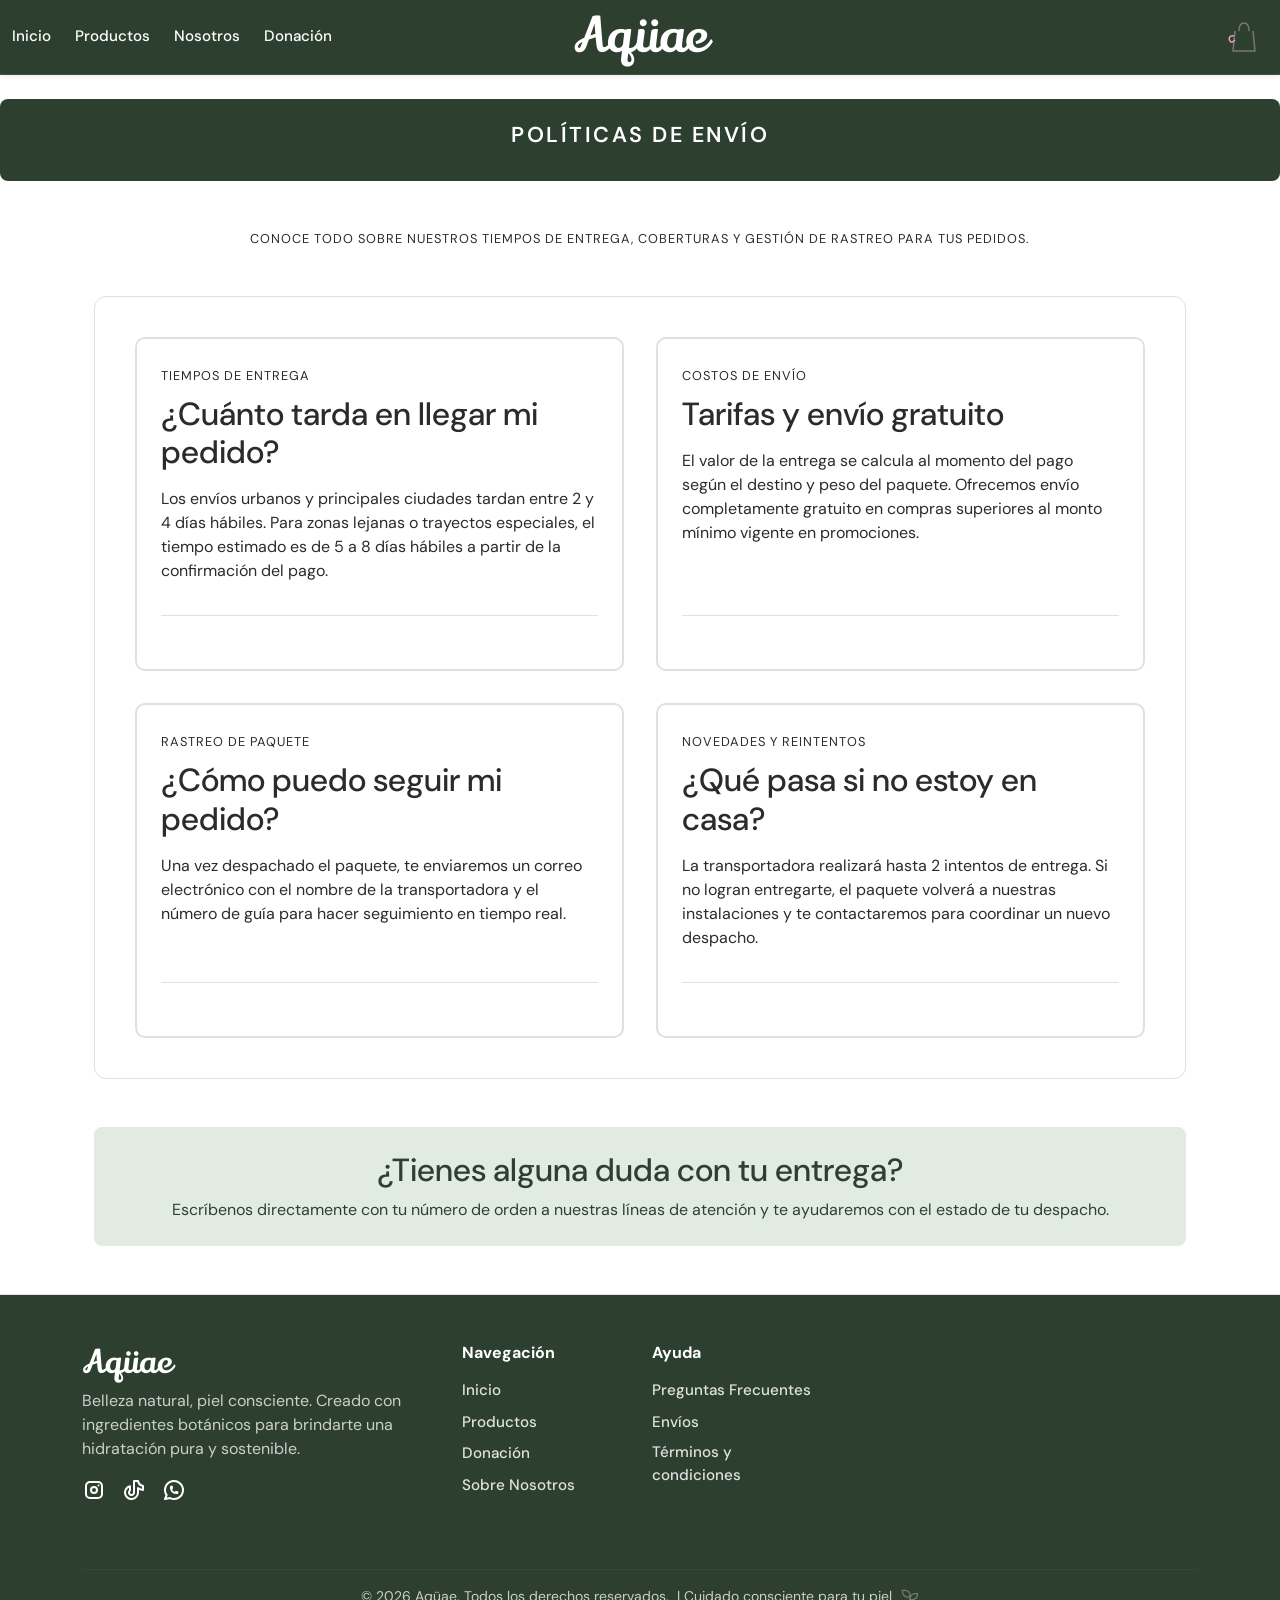
<file: Envio.html>
<!DOCTYPE html>
<html lang="es">
<head>
    <meta charset="UTF-8">
    <meta name="viewport" content="width=device-width, initial-scale=1.0">
    <title>Aqüae - Políticas de Envío</title>
    <link href="https://cdn.jsdelivr.net/npm/bootstrap@5.3.3/dist/css/bootstrap.min.css" rel="stylesheet">
    <link rel="preconnect" href="https://fonts.googleapis.com">
    <link rel="preconnect" href="https://fonts.gstatic.com" crossorigin>
    <link href="https://fonts.googleapis.com/css2?family=DM+Sans:wght@400;500;700&family=Lily+Script+One&display=swap" rel="stylesheet">
    <link rel="stylesheet" href="css/style.css">
</head>
<body>
    <div class="site-wrapper">
        <header class="header py-2 sticky-top shadow-sm">
            <div class="container-fluid">
                <div class="row align-items-center">
                    <div class="col-4 d-none d-md-flex gap-4 align-items-center">
                        <a href="index.html" class="nav-link-custom text-decoration-none text-dark">Inicio</a>
                        <a href="productos.html" class="nav-link-custom text-decoration-none text-dark">Productos</a>
                        <a href="Nosotros.html" class="nav-link-custom text-decoration-none text-dark">Nosotros</a>
                        <a href="Donación.html" class="nav-link-custom text-decoration-none text-dark">Donación</a>
                    </div>

                    <div class="col-12 col-md-4 text-center">
                        <h1 class="titulo display-5 m-0">Aqüae</h1>
                    </div>
                    <div class="col-4 d-none d-md-flex justify-content-end align-items-center gap-4 iconos-header">
                        <svg width="48" height="48" viewBox="0 0 48 48" fill="none">
                            <path d="M15 18L13 38H35L33 18" stroke="#777" stroke-width="1.5"/>
                            <path d="M19 18C19 13 21 10 24 10C27 10 29 13 29 18" stroke="#777" stroke-width="1.5"/>
                            <path d="M14 23C10 22 8 25 10 28C11 30 13 29 15 27" stroke="#ED9CBD" stroke-width="1.5"/>
                        </svg>
                    </div>
                </div>

                <div class="row d-md-none text-center mt-2 pt-2 border-top border-light">
                    <div class="col-3"><a href="index.html" class="nav-link-custom text-decoration-none text-dark">Inicio</a></div>
                    <div class="col-3"><a href="productos.html" class="nav-link-custom text-decoration-none text-dark">Productos</a></div>
                    <div class="col-3"><a href="Nosotros.html" class="nav-link-custom text-decoration-none text-dark">Nosotros</a></div>
                    <div class="col-3"><a href="Donación.html" class="nav-link-custom text-decoration-none text-dark">Donación</a></div>
                </div>
            </div>
        </header>

        <div class="subtitle-banner-container text-center">
            <h1 class="subtitle-banner">Políticas de Envío</h1>
        </div>

        <main class="container my-5 px-4">
            <div class="text-center mb-5">
                <p class="product-subtitle">
                    Conoce todo sobre nuestros tiempos de entrega, coberturas y gestión de rastreo para tus pedidos.
                </p>
            </div>
            <div class="auth-container">
                <article class="ngo-card d-flex flex-column justify-content-between">
                    <div>
                        <span class="product-subtitle category-tag">Tiempos de Entrega</span>
                        <h2 class="mt-2 mb-3">¿Cuánto tarda en llegar mi pedido?</h2>
                        <p>
                            Los envíos urbanos y principales ciudades tardan entre 2 y 4 días hábiles. Para zonas lejanas o trayectos especiales, el tiempo estimado es de 5 a 8 días hábiles a partir de la confirmación del pago.
                        </p>
                    </div>
                    <div class="border-top pt-2 mt-3 d-flex justify-content-between">
                        <span class="small text-muted-custom">Lectura: 1 min</span>
                        <span class="small text-muted-custom">Entregas</span>
                    </div>
                </article>

                <article class="ngo-card d-flex flex-column justify-content-between">
                    <div>
                        <span class="product-subtitle category-tag">Costos de Envío</span>
                        <h2 class="mt-2 mb-3">Tarifas y envío gratuito</h2>
                        <p>
                            El valor de la entrega se calcula al momento del pago según el destino y peso del paquete. Ofrecemos envío completamente gratuito en compras superiores al monto mínimo vigente en promociones.
                        </p>
                    </div>
                    <div class="border-top pt-2 mt-3 d-flex justify-content-between">
                        <span class="small text-muted-custom">Lectura: 1 min</span>
                        <span class="small text-muted-custom">Tarifas</span>
                    </div>
                </article>

                <article class="ngo-card d-flex flex-column justify-content-between">
                    <div>
                        <span class="product-subtitle category-tag">Rastreo de Paquete</span>
                        <h2 class="mt-2 mb-3">¿Cómo puedo seguir mi pedido?</h2>
                        <p>
                            Una vez despachado el paquete, te enviaremos un correo electrónico con el nombre de la transportadora y el número de guía para hacer seguimiento en tiempo real.
                        </p>
                    </div>
                    <div class="border-top pt-2 mt-3 d-flex justify-content-between">
                        <span class="small text-muted-custom">Lectura: 1 min</span>
                        <span class="small text-muted-custom">Seguimiento</span>
                    </div>
                </article>

                <article class="ngo-card d-flex flex-column justify-content-between">
                    <div>
                        <span class="product-subtitle category-tag">Novedades y Reintentos</span>
                        <h2 class="mt-2 mb-3">¿Qué pasa si no estoy en casa?</h2>
                        <p>
                            La transportadora realizará hasta 2 intentos de entrega. Si no logran entregarte, el paquete volverá a nuestras instalaciones y te contactaremos para coordinar un nuevo despacho.
                        </p>
                    </div>
                    <div class="border-top pt-2 mt-3 d-flex justify-content-between">
                        <span class="small text-muted-custom">Lectura: 1 min</span>
                        <span class="small text-muted-custom">Novedades</span>
                    </div>
                </article>
            </div>

            <div class="donation-summary text-center mt-5 p-4">
                <h2>¿Tienes alguna duda con tu entrega?</h2>
                <p class="mb-0">
                    Escríbenos directamente con tu número de orden a nuestras líneas de atención y te ayudaremos con el estado de tu despacho.
                </p>
            </div>
        </main>
    
        <footer class="footer-aquae pt-5 pb-3 border-top mt-5">
            <div class="container">
                <div class="row gy-4">
                    <div class="col-lg-4 col-md-6">
                        <h5 class="footer-brand mb-2">Aqüae</h5>
                        <p class="text-muted-custom">
                            Belleza natural, piel consciente. Creado con ingredientes botánicos para brindarte una hidratación pura y sostenible.
                        </p>
                        <div class="d-flex gap-3 mt-3">
                        <a href="https://www.instagram.com/aquaecosmetics?stkn=b3loeDdoMjdtcGRj&utm_source=qr" class="social-icon" aria-label="Instagram">
                                <svg xmlns="http://www.w3.org/2000/svg" width="24" height="24" viewBox="0 0 24 24" fill="none" stroke="#ffffff" stroke-width="2" stroke-linecap="round" stroke-linejoin="round" class="icon icon-tabler icons-tabler-outline icon-tabler-brand-instagram">
                                    <path stroke="none" d="M0 0h24v24H0z" fill="none" />
                                    <path d="M4 8a4 4 0 0 1 4 -4h8a4 4 0 0 1 4 4v8a4 4 0 0 1 -4 4h-8a4 4 0 0 1 -4 -4l0 -8" />
                                    <path d="M9 12a3 3 0 1 0 6 0a3 3 0 0 0 -6 0" />
                                    <path d="M16.5 7.5v.01" />
                                </svg>
                            </a>
                            <a href="https://www.tiktok.com/@aquaecosmetics?is_from_webapp=1&sender_device=pc" class="social-icon" aria-label="TikTok">
                                <svg xmlns="http://www.w3.org/2000/svg" width="24" height="24" viewBox="0 0 24 24" fill="none" stroke="#ffffff" stroke-width="2" stroke-linecap="round" stroke-linejoin="round" class="icon icon-tabler icons-tabler-outline icon-tabler-brand-tiktok">
                                    <path stroke="none" d="M0 0h24v24H0z" fill="none" />
                                    <path d="M21 7.917v4.034a9.948 9.948 0 0 1 -5 -1.951v4.5a6.5 6.5 0 1 1 -8 -6.326v4.326a2.5 2.5 0 1 0 4 2v-11.5h4.083a6.005 6.005 0 0 0 4.917 4.917" />
                                </svg>
                            </a>
                            <a href="https://w.app/aquae" class="social-icon" aria-label="WhatsApp">
                                <svg xmlns="http://www.w3.org/2000/svg" width="24" height="24" viewBox="0 0 24 24" fill="none" stroke="#ffffff" stroke-width="2" stroke-linecap="round" stroke-linejoin="round" class="icon icon-tabler icons-tabler-outline icon-tabler-brand-whatsapp">
                                    <path stroke="none" d="M0 0h24v24H0z" fill="none" />
                                    <path d="M3 21l1.65 -3.8a9 9 0 1 1 3.4 2.9l-5.05 .9" />
                                    <path d="M9 10a.5 .5 0 0 0 1 0v-1a.5 .5 0 0 0 -1 0v1a5 5 0 0 0 5 5h1a.5 .5 0 0 0 0 -1h-1a.5 .5 0 0 0 0 1" />
                                </svg>
                            </a>
                        </div>
                    </div>
                    <div class="col-lg-2 col-md-6">
                        <h5 class="footer-heading">Navegación</h5>
                        <ul class="list-unstyled footer-links">
                            <li><a href="index.html" class="nav-link-custom text-decoration-none text-dark">Inicio</a></li>
                            <li><a href="Productos.html" class="nav-link-custom text-decoration-none text-dark">Productos</a></li>
                            <li><a href="Donación.html" class="nav-link-custom text-decoration-none text-dark">Donación</a></li>
                            <li><a href="Nosotros.html" class="nav-link-custom text-decoration-none text-dark">Sobre Nosotros</a></li>
                        </ul>
                    </div>

                    <div class="col-lg-2 col-md-6">
                        <h5 class="footer-heading">Ayuda</h5>
                        <ul class="list-unstyled footer-links">
                            <li><a href="Preguntas.html" class="nav-link-custom text-decoration-none text-dark">Preguntas Frecuentes</a></li>
                            <li><a href="Envio.html" class="nav-link-custom text-decoration-none text-dark">Envíos</a></li>
                            <li><a href="Tyc.html" class="nav-link-custom text-decoration-none text-dark">Términos y condiciones</a></li>
                        </ul>
                    </div>
                </div>

                <hr class="mt-5 mb-3 footer-divider">
                <div class="row align-items-center justify-content-center">
                    <div class="col-12 text-center d-flex align-items-center justify-content-center gap-2">
                        <span class="small text-muted-custom">&copy; 2026 Aqüae. Todos los derechos reservados.</span>
                        <span class="small text-muted-custom">| Cuidado consciente para tu piel</span>
                        <svg xmlns="http://www.w3.org/2000/svg" width="20" height="20" viewBox="0 0 24 24" fill="none" stroke="#777" stroke-width="1.5" stroke-linecap="round" stroke-linejoin="round">
                            <path stroke="none" d="M0 0h24v24H0z" fill="none"/>
                            <path d="M12 10a6 6 0 0 0 -6 -6h-3v2a6 6 0 0 0 6 6h3" />
                            <path d="M12 14a6 6 0 0 1 6 -6h3v1a6 6 0 0 1 -6 6h-3" />
                            <path d="M12 20l0 -10" />
                        </svg>
                    </div>
                </div>
            </div>
        </footer>
    </div>
<script src="https://cdn.jsdelivr.net/npm/bootstrap@5.3.3/dist/js/bootstrap.bundle.min.js"></script>
<script src="js/cart.js"></script>
</body>
</html>
</file>
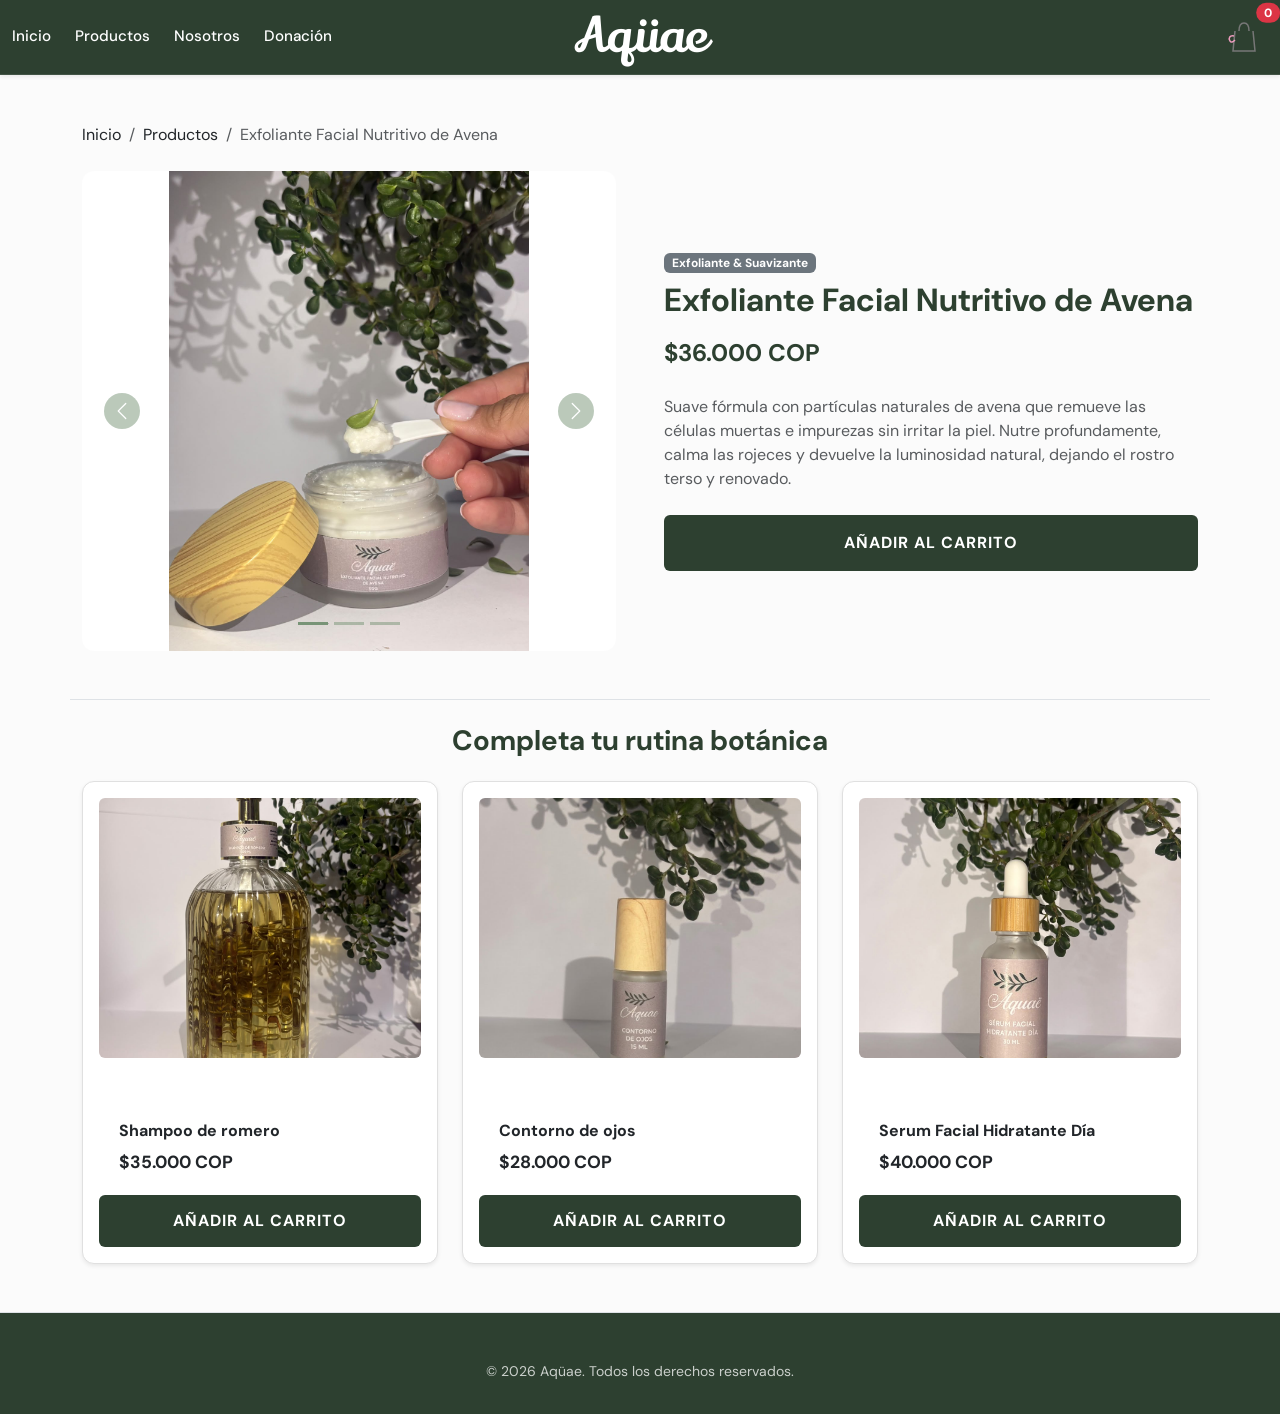
<file: Exfoliante.html>
<!DOCTYPE html>
<html lang="es">
<head>
    <meta charset="UTF-8">
    <meta name="viewport" content="width=device-width, initial-scale=1.0">
    <title>Aqüae - Exfoliante Facial Nutritivo de Avena</title>
    <link href="https://cdn.jsdelivr.net/npm/bootstrap@5.3.3/dist/css/bootstrap.min.css" rel="stylesheet">
    <link rel="preconnect" href="https://fonts.googleapis.com">
    <link rel="preconnect" href="https://fonts.gstatic.com" crossorigin>
    <link href="https://fonts.googleapis.com/css2?family=DM+Sans:wght@400;500;700&family=Lily+Script+One&display=swap" rel="stylesheet">
    <link rel="stylesheet" href="../css/style.css">
</head>
<body>
    <header class="header py-2 sticky-top shadow-sm">
        <div class="container-fluid">
            <div class="row align-items-center">
                <div class="col-4 d-none d-md-flex gap-4 align-items-center">
                    <a href="index.html" class="nav-link-custom text-decoration-none text-dark">Inicio</a>
                    <a href="productos.html" class="nav-link-custom text-decoration-none text-dark">Productos</a>
                    <a href="Nosotros.html" class="nav-link-custom text-decoration-none text-dark">Nosotros</a>
                    <a href="Donación.html" class="nav-link-custom text-decoration-none text-dark">Donación</a>
                </div>
                <div class="col-12 col-md-4 text-center">
                    <h1 class="titulo display-5">Aqüae</h1>
                </div>
                <div class="col-4 d-none d-md-flex justify-content-end align-items-center gap-4 iconos-header">
                    <a href="carrito.html" class="icono-header carrito-header position-relative" title="Carrito">
                        <svg width="48" height="48" viewBox="0 0 48 48" fill="none">
                            <path d="M15 18L13 38H35L33 18" stroke="#777" stroke-width="1.5"/>
                            <path d="M19 18C19 13 21 10 24 10C27 10 29 13 29 18" stroke="#777" stroke-width="1.5"/>
                            <path d="M14 23C10 22 8 25 10 28C11 30 13 29 15 27" stroke="#ED9CBD" stroke-width="1.5"/>
                        </svg>
                        <span id="cart-count" class="badge rounded-pill bg-danger position-absolute top-0 start-100 translate-middle">0</span>
                    </a>
                </div>
            </div>
        </div>
    </header>

    <main class="container my-5">
        <nav aria-label="breadcrumb" class="mb-4">
            <ol class="breadcrumb mb-0 small text-muted">
                <li class="breadcrumb-item"><a href="index.html" class="text-decoration-none text-dark">Inicio</a></li>
                <li class="breadcrumb-item"><a href="productos.html" class="text-decoration-none text-dark">Productos</a></li>
                <li class="breadcrumb-item active" aria-current="page">Exfoliante Facial Nutritivo de Avena</li>
            </ol>
        </nav>

        <div class="row g-5 align-items-center">
            <div class="col-lg-6">
                <div id="carouselSerum" class="carousel slide carrusel-producto" data-bs-ride="carousel" data-bs-interval="3500">
                    <div class="carousel-indicators">
                        <button type="button" data-bs-target="#carouselSerum" data-bs-slide-to="0" class="active" aria-current="true" aria-label="Imagen 1"></button>
                        <button type="button" data-bs-target="#carouselSerum" data-bs-slide-to="1" aria-label="Imagen 2"></button>
                        <button type="button" data-bs-target="#carouselSerum" data-bs-slide-to="2" aria-label="Imagen 3"></button>
                    </div>

                    <div class="carousel-inner">
                        <div class="carousel-item active">
                            <img src="img/aquae fotos - copia/exfoliante/1.jpeg" class="d-block" alt="Exfoliante facial nutritivo de avena - imagen 1">
                        </div>
                        <div class="carousel-item">
                            <img src="img/aquae fotos - copia/exfoliante/2.jpeg" class="d-block" alt="Exfoliante facial nutritivo de avena - imagen 2">
                        </div>
                        <div class="carousel-item">
                            <img src="img/aquae fotos - copia/exfoliante/3.jpeg" class="d-block" alt="Exfoliante facial nutritivo de avena - imagen 3">
                        </div>
                    </div>

                    <button class="carousel-control-prev" type="button" data-bs-target="#carouselSerum" data-bs-slide="prev">
                        <span class="carousel-control-prev-icon" aria-hidden="true"></span>
                        <span class="visually-hidden">Anterior</span>
                    </button>
                    <button class="carousel-control-next" type="button" data-bs-target="#carouselSerum" data-bs-slide="next">
                        <span class="carousel-control-next-icon" aria-hidden="true"></span>
                        <span class="visually-hidden">Siguiente</span>
                    </button>
                </div>
            </div>

            <div class="col-lg-6">
                <span class="badge bg-secondary mb-2">Exfoliante &amp; Suavizante</span>
                <h2 class="fw-bold mb-3 titulo-producto">Exfoliante Facial Nutritivo de Avena</h2>
                <div class="fs-4 fw-bold mb-4 precio-producto">$36.000 COP</div>

                <p class="text-muted mb-4">
                    Suave fórmula con partículas naturales de avena que remueve las células muertas e impurezas sin irritar la piel. Nutre profundamente, calma las rojeces y devuelve la luminosidad natural, dejando el rostro terso y renovado.
                </p>

                <div class="d-grid gap-2">
                    <button class="btn btn-submit btn-add-cart py-3 fw-bold"
                            data-id="4"
                            data-title="Exfoliante facial nutritivo de avena"
                            data-price="36000"
                            data-img="img/aquae fotos - copia/exfoliante/1.jpeg">
                        AÑADIR AL CARRITO
                    </button>
                </div>
            </div>
        </div>
    </main>

    <section class="container my-5 pt-4 border-top">
        <h3 class="fw-bold mb-4 text-center titulo-producto">Completa tu rutina botánica</h3>
        <div class="row row-cols-1 row-cols-md-3 g-4">
            <div class="col">
                <div class="product-card shadow-sm p-3 bg-white h-100 d-flex flex-column">
                    <a href="shampoo.html" class="text-decoration-none text-dark d-block">
                        <img src="img/aquae fotos - copia/shampoo/1.jpeg" alt="Shampoo de romero" class="img-fluid rounded mb-3 img-producto-card">
                        <div class="product-info">
                            <div class="product-subtitle text-muted-custom">Shampoo de romero</div>
                            <h6 class="fw-bold my-2 text-dark">Shampoo de romero</h6>
                            <div class="product-price fw-bold">$35.000 COP</div>
                        </div>
                    </a>
                    <button class="btn btn-submit btn-add-cart mt-auto" 
                            data-id="2" 
                            data-title="Shampoo de romero" 
                            data-price="35000" 
                            data-img="img/aquae fotos - copia/shampoo/1.jpeg">
                        AÑADIR AL CARRITO
                    </button>
                </div>
            </div>

            <div class="col">
                <div class="product-card shadow-sm p-3 bg-white h-100 d-flex flex-column">
                    <a href="Contorno.html" class="text-decoration-none text-dark d-block">
                        <img src="img/aquae fotos - copia/contorno/1.jpeg" alt="Contorno de ojos" class="img-fluid rounded mb-3 img-producto-card">
                        <div class="product-info">
                            <div class="product-subtitle text-muted-custom">Contorno de ojos</div>
                            <h6 class="fw-bold my-2 text-dark">Contorno de ojos</h6>
                            <div class="product-price fw-bold">$28.000 COP</div>
                        </div>
                    </a>
                    <button class="btn btn-submit btn-add-cart mt-auto" 
                            data-id="3" 
                            data-title="Contorno de ojos" 
                            data-price="28000" 
                            data-img="img/aquae fotos - copia/contorno/1.jpeg">
                        AÑADIR AL CARRITO
                    </button>
                </div>
            </div>

            <div class="col">
                <div class="product-card shadow-sm p-3 bg-white h-100 d-flex flex-column">
                    <a href="SerumDia.html" class="text-decoration-none text-dark d-block">
                        <img src="img/aquae fotos - copia/serumdía/1.jpeg" alt="Serum Facial Hidratante" class="img-fluid rounded mb-3 img-producto-card">
                        <div class="product-info">
                            <div class="product-subtitle text-muted-custom">Serum facial</div>
                            <h6 class="fw-bold my-2 text-dark">Serum Facial Hidratante Día</h6>
                            <div class="product-price fw-bold">$40.000 COP</div>
                        </div>
                    </a>
                    <button class="btn btn-submit btn-add-cart mt-auto" 
                            data-id="1" 
                            data-title="Serum Facial Hidratante Día" 
                            data-price="40000" 
                            data-img="img/aquae fotos - copia/serumdía/1.jpeg">
                        AÑADIR AL CARRITO
                    </button>
                </div>
            </div>
        </div>
    </section>

    <footer class="footer-aquae pt-5 pb-3 border-top mt-5">
        <div class="container text-center">
            <p class="small text-muted-custom">&copy; 2026 Aqüae. Todos los derechos reservados.</p>
        </div>
    </footer>

    <script src="https://cdn.jsdelivr.net/npm/bootstrap@5.3.3/dist/js/bootstrap.bundle.min.js"></script>
    <script src="js/cart.js"></script>
</body>
</html>
</file>
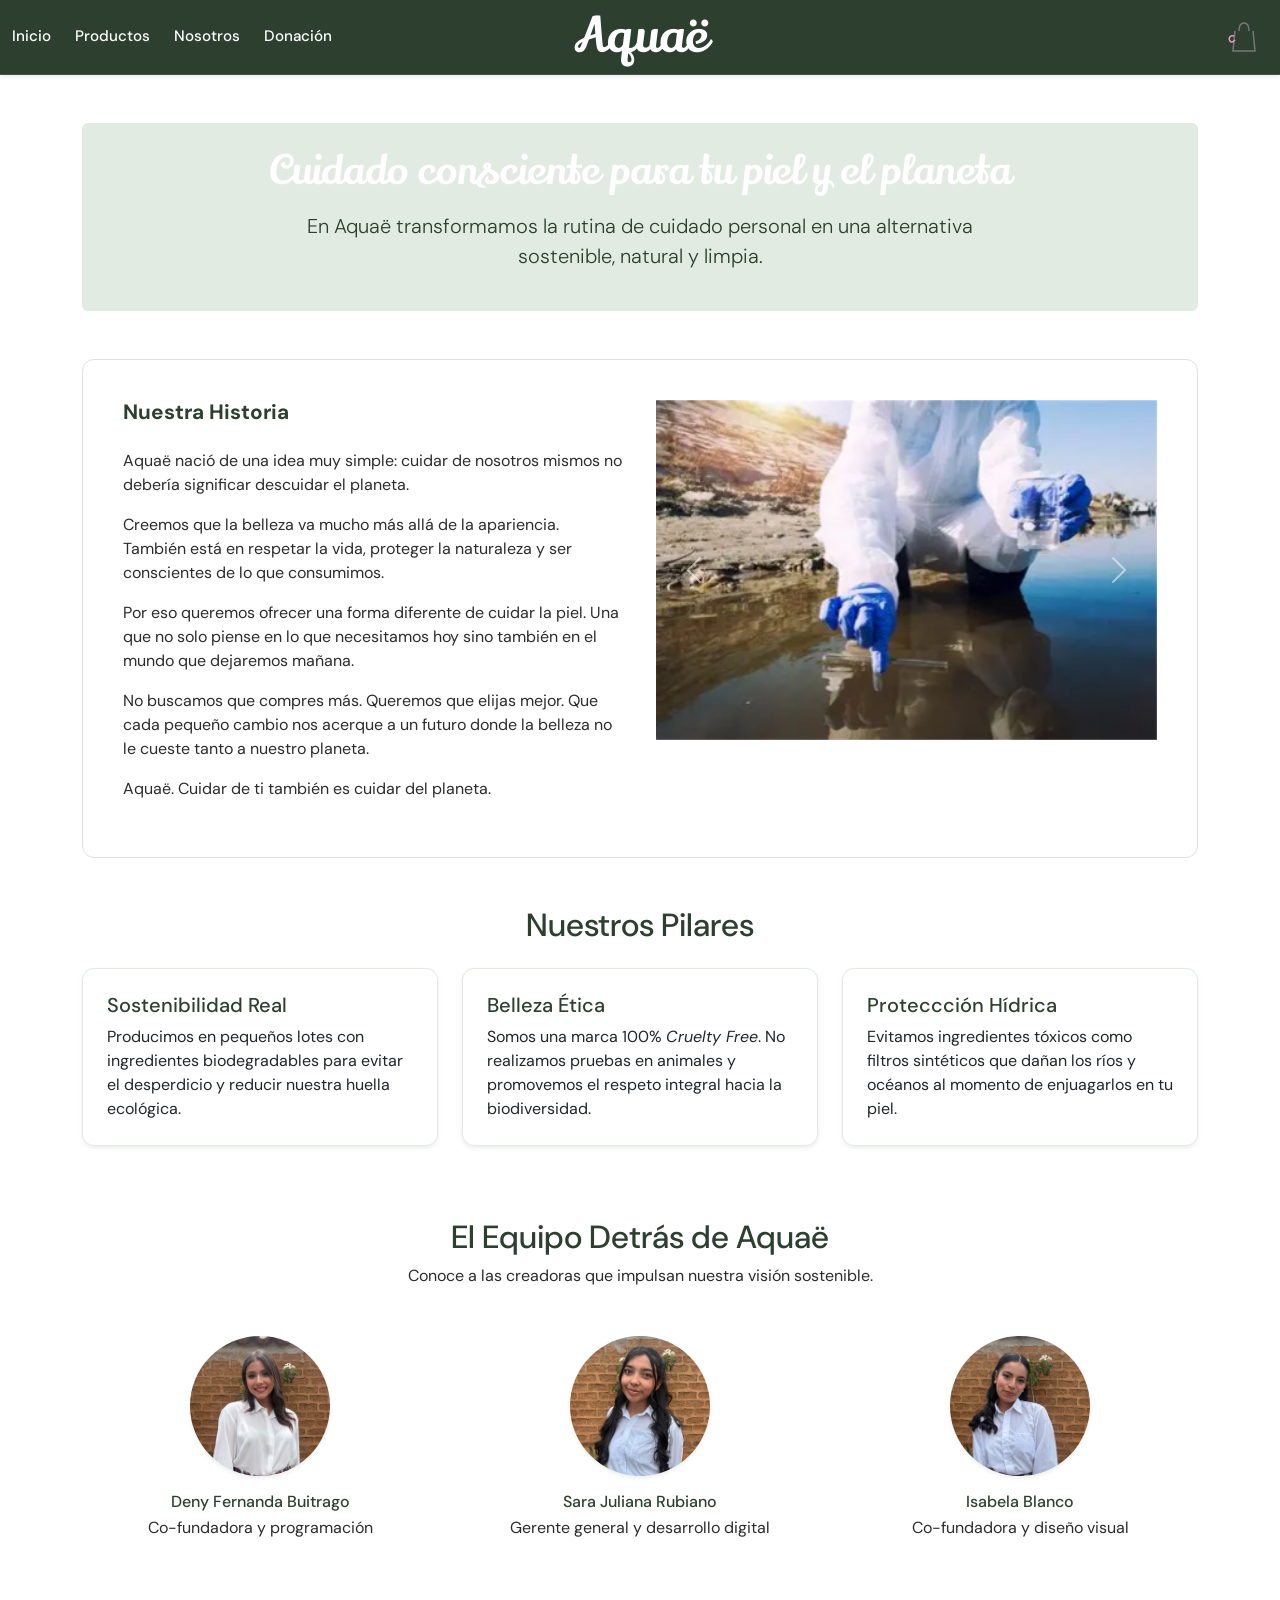
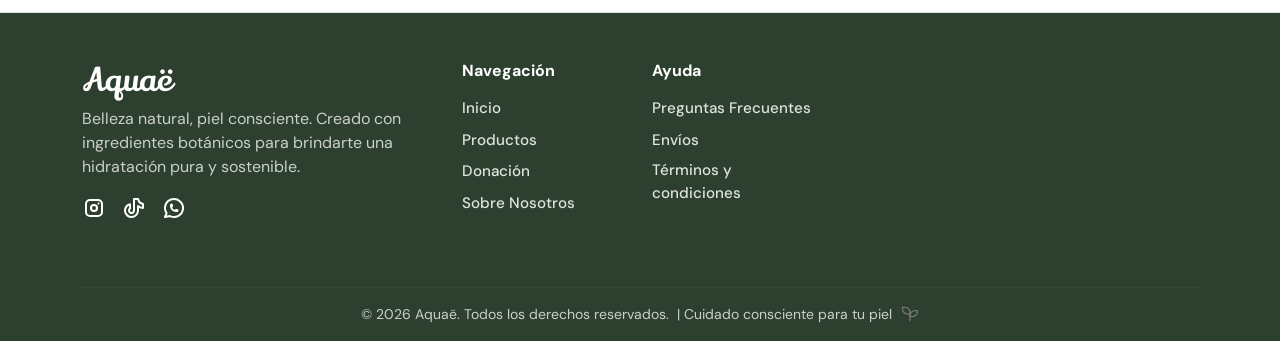
<file: Nosotros.html>
<!DOCTYPE html>
<html lang="es">
<head>
    <meta charset="UTF-8">
    <meta name="viewport" content="width=device-width, initial-scale=1.0">
    <title>Aquaë - Inicio</title>
    <link href="https://cdn.jsdelivr.net/npm/bootstrap@5.3.3/dist/css/bootstrap.min.css" rel="stylesheet">
    <link rel="preconnect" href="https://fonts.googleapis.com">
    <link rel="preconnect" href="https://fonts.gstatic.com" crossorigin>
    <link href="https://fonts.googleapis.com/css2?family=DM+Sans:wght@400;500;700&family=Lily+Script+One&display=swap" rel="stylesheet">
    <link rel="stylesheet" href="css/style.css">
</head>
<body>
    <div class="site-wrapper">
        <header class="header py-2 sticky-top shadow-sm">
            <div class="container-fluid">
                <div class="row align-items-center">
                    <div class="col-4 d-none d-md-flex gap-4 align-items-center">
                        <a href="index.html" class="nav-link-custom text-decoration-none text-dark">Inicio</a>
                        <a href="productos.html" class="nav-link-custom text-decoration-none text-dark">Productos</a>
                        <a href="Nosotros.html" class="nav-link-custom text-decoration-none text-dark">Nosotros</a>
                        <a href="Donación.html" class="nav-link-custom text-decoration-none text-dark">Donación</a>
                    </div>

                    <div class="col-12 col-md-4 text-center">
                        <h1 class="titulo display-5">Aquaë</h1>
                    </div>

                <div class="col-4 d-none d-md-flex justify-content-end align-items-center gap-4 iconos-header">
                    <a href="carrito.html" class="icono-header carrito-header" title="Carrito">
                        <svg width="48" height="48" viewBox="0 0 48 48" fill="none">
                            <path d="M15 18L13 38H35L33 18" stroke="#777" stroke-width="1.5"/>
                            <path d="M19 18C19 13 21 10 24 10C27 10 29 13 29 18" stroke="#777" stroke-width="1.5"/>
                            <path d="M14 23C10 22 8 25 10 28C11 30 13 29 15 27" stroke="#ED9CBD" stroke-width="1.5"/>
                        </svg>
                    </a>
                </div>

                <div class="row d-md-none text-center mt-2 pt-2 border-top border-light">
                    <div class="col-3"><a href="index.html" class="nav-link-custom text-decoration-none text-dark">Inicio</a></div>
                    <div class="col-3"><a href="productos.html" class="nav-link-custom text-decoration-none text-dark">Productos</a></div>
                    <div class="col-3"><a href="Nosotros.html" class="nav-link-custom text-decoration-none text-dark">Nosotros</a></div>
                    <div class="col-3"><a href="Donación.html" class="nav-link-custom text-decoration-none text-dark">Donación</a></div>
                </div>
            </div>
        </header>
        <main class="container my-5">
            <section class="text-center py-4 mb-5 rounded" style="background-color: var(--color-verde-claro); color: var(--color-verde-fondo);">
                <h1 class="titulo" style="color: var(--color-verde-fondo);">Cuidado consciente para tu piel y el planeta</h1>
                <p class="lead mt-3 mx-auto" style="max-width: 700px;">
                    En Aquaë transformamos la rutina de cuidado personal en una alternativa sostenible, natural y limpia.
                </p>
            </section>

            <section class="auth-container my-5" style="margin: 0 auto; max-width: 1200px;">
            <div class="auth-col">
                <h2>Nuestra Historia</h2>
                <p class="info-text">
                  Aquaë nació de una idea muy simple: cuidar de nosotros mismos no debería significar descuidar el planeta.
                </p>
                <p class="info-text">
                Creemos que la belleza va mucho más allá de la apariencia. También está en respetar la vida, proteger la naturaleza y ser conscientes de lo que consumimos.
                </p>
                <p class="info-text">
                Por eso queremos ofrecer una forma diferente de cuidar la piel. Una que no solo piense en lo que necesitamos hoy sino también en el mundo que dejaremos mañana.
                </p>
                <p class="info-text">
                No buscamos que compres más. Queremos que elijas mejor. Que cada pequeño cambio nos acerque a un futuro donde la belleza no le cueste tanto a nuestro planeta.
                </p>
                <p class="info-text">
                   Aquaë. Cuidar de ti también es cuidar del planeta.
                </p>
            </div>
                <div class="auth-col text-center position-relative">
                    <div id="carouselHome" class="carousel slide" data-bs-ride="carousel">

                        <div class="carousel-inner">
                            <div class="carousel-item active">
                                <img src="img/contaminación 1.webp" class="d-block w-100" alt="Banner 1">
                            </div>
                            <div class="carousel-item">
                                <img src="img/contaminación 2.webp" class="d-block w-100" alt="Banner 2">
                            </div>
                            <div class="carousel-item">
                                <img src="img/contaminación 3.jpeg" class="d-block w-100" alt="Banner 3">
                            </div>
                        </div>
                        <button class="carousel-control-prev" type="button" data-bs-target="#carouselHome" data-bs-slide="prev">
                            <span class="carousel-control-prev-icon" aria-hidden="true"></span>
                            <span class="visually-hidden">Anterior</span>
                        </button>
                        <button class="carousel-control-next" type="button" data-bs-target="#carouselHome" data-bs-slide="next">
                            <span class="carousel-control-next-icon" aria-hidden="true"></span>
                            <span class="visually-hidden">Siguiente</span>
                        </button>
                    </div>
                </div>
            </section>

            <section class="my-5">
                <h2 class="text-center mb-4" style="color: var(--color-verde-fondo);">Nuestros Pilares</h2>
                
                <div class="row g-4">
                    <div class="col-md-4">
                        <div class="product-card card p-4 shadow-sm" style="border: 1px solid var(--color-verde-claro);">
                            <h3 class="h5" style="color: var(--color-verde-fondo);">Sostenibilidad Real</h3>
                            <p class="info-text mb-0">
                                Producimos en pequeños lotes con ingredientes biodegradables para evitar el desperdicio y reducir nuestra huella ecológica.
                            </p>
                        </div>
                    </div>

                    <div class="col-md-4">
                        <div class="product-card card p-4 shadow-sm" style="border: 1px solid var(--color-verde-claro);">
                            <h3 class="h5" style="color: var(--color-verde-fondo);">Belleza Ética</h3>
                            <p class="info-text mb-0">
                                Somos una marca 100% <em>Cruelty Free</em>. No realizamos pruebas en animales y promovemos el respeto integral hacia la biodiversidad.
                            </p>
                        </div>
                    </div>

                    <div class="col-md-4">
                        <div class="product-card card p-4 shadow-sm" style="border: 1px solid var(--color-verde-claro);">
                            <h3 class="h5" style="color: var(--color-verde-fondo);">Proteccción Hídrica</h3>
                            <p class="info-text mb-0">
                                Evitamos ingredientes tóxicos como filtros sintéticos que dañan los ríos y océanos al momento de enjuagarlos en tu piel.
                            </p>
                        </div>
                    </div>
                </div>
            </section>

            <section class="my-5 py-4">
                <h2 class="text-center mb-2" style="color: var(--color-verde-fondo);">El Equipo Detrás de Aquaë</h2>
                <p class="text-center info-text mb-5">Conoce a las creadoras que impulsan nuestra visión sostenible.</p>

                <div class="row g-4 text-center">
                    <div class="col-md-4">
                        <img src="img/fer.jpeg" alt="Deny Fernanda Buitrago" class="rounded-circle mb-3 shadow-sm" style="width: 140px; height: 140px; object-fit: cover;">
                        <h4 class="h6 mb-1" style="color: var(--color-verde-fondo);">Deny Fernanda Buitrago</h4>
                        <span class="privacy-text">Co-fundadora y programación</span>
                    </div>

                    <div class="col-md-4">
                        <img src="img/saritaa.jpeg" alt="Sara Juliana Rubiano" class="rounded-circle mb-3 shadow-sm" style="width: 140px; height: 140px; object-fit: cover;">
                        <h4 class="h6 mb-1" style="color: var(--color-verde-fondo);">Sara Juliana Rubiano</h4>
                        <span class="privacy-text">Gerente general y desarrollo digital</span>
                    </div>

                    <div class="col-md-4">
                        <img src="img/isa.jpeg" alt="Isabela Blanco" class="rounded-circle mb-3 shadow-sm" style="width: 140px; height: 140px; object-fit: cover;">
                        <h4 class="h6 mb-1" style="color: var(--color-verde-fondo);">Isabela Blanco</h4>
                        <span class="privacy-text">Co-fundadora y diseño visual</span>
                    </div>
                </div>
            </section>
        </main>

        <footer class="footer-aquae pt-5 pb-3 border-top mt-5">
            <div class="container">
                <div class="row gy-4">
                    <div class="col-lg-4 col-md-6">
                        <h5 class="footer-brand mb-2">Aquaë</h5>
                        <p class="text-muted-custom">
                            Belleza natural, piel consciente. Creado con ingredientes botánicos para brindarte una hidratación pura y sostenible.
                        </p>
                        <div class="d-flex gap-3 mt-3">
                            <a href="https://www.instagram.com/aquaecosmetics?stkn=b3loeDdoMjdtcGRj&utm_source=qr" class="social-icon" aria-label="Instagram">
                                <svg xmlns="http://www.w3.org/2000/svg" width="24" height="24" viewBox="0 0 24 24" fill="none" stroke="#ffffff" stroke-width="2" stroke-linecap="round" stroke-linejoin="round" class="icon icon-tabler icons-tabler-outline icon-tabler-brand-instagram">
                                    <path stroke="none" d="M0 0h24v24H0z" fill="none" />
                                    <path d="M4 8a4 4 0 0 1 4 -4h8a4 4 0 0 1 4 4v8a4 4 0 0 1 -4 4h-8a4 4 0 0 1 -4 -4l0 -8" />
                                    <path d="M9 12a3 3 0 1 0 6 0a3 3 0 0 0 -6 0" />
                                    <path d="M16.5 7.5v.01" />
                                </svg>
                            </a>
                            <a href="https://www.tiktok.com/@aquaecosmetics?is_from_webapp=1&sender_device=pc" class="social-icon" aria-label="TikTok">
                                <svg xmlns="http://www.w3.org/2000/svg" width="24" height="24" viewBox="0 0 24 24" fill="none" stroke="#ffffff" stroke-width="2" stroke-linecap="round" stroke-linejoin="round" class="icon icon-tabler icons-tabler-outline icon-tabler-brand-tiktok">
                                    <path stroke="none" d="M0 0h24v24H0z" fill="none" />
                                    <path d="M21 7.917v4.034a9.948 9.948 0 0 1 -5 -1.951v4.5a6.5 6.5 0 1 1 -8 -6.326v4.326a2.5 2.5 0 1 0 4 2v-11.5h4.083a6.005 6.005 0 0 0 4.917 4.917" />
                                </svg>
                            </a>
                            <a href="https://w.app/aquae" class="social-icon" aria-label="WhatsApp">
                                <svg xmlns="http://www.w3.org/2000/svg" width="24" height="24" viewBox="0 0 24 24" fill="none" stroke="#ffffff" stroke-width="2" stroke-linecap="round" stroke-linejoin="round" class="icon icon-tabler icons-tabler-outline icon-tabler-brand-whatsapp">
                                    <path stroke="none" d="M0 0h24v24H0z" fill="none" />
                                    <path d="M3 21l1.65 -3.8a9 9 0 1 1 3.4 2.9l-5.05 .9" />
                                    <path d="M9 10a.5 .5 0 0 0 1 0v-1a.5 .5 0 0 0 -1 0v1a5 5 0 0 0 5 5h1a.5 .5 0 0 0 0 -1h-1a.5 .5 0 0 0 0 1" />
                                </svg>
                            </a>
                        </div>
                    </div>

                    <div class="col-lg-2 col-md-6">
                        <h5 class="footer-heading">Navegación</h5>
                        <ul class="list-unstyled footer-links">
                            <li><a href="index.html" class="nav-link-custom text-decoration-none text-dark">Inicio</a></li>
                            <li><a href="Productos.html" class="nav-link-custom text-decoration-none text-dark">Productos</a></li>
                            <li><a href="Donación.html" class="nav-link-custom text-decoration-none text-dark">Donación</a></li>
                            <li><a href="Nosotros.html" class="nav-link-custom text-decoration-none text-dark">Sobre Nosotros</a></li>
                        </ul>
                    </div>

                    <div class="col-lg-2 col-md-6">
                        <h5 class="footer-heading">Ayuda</h5>
                        <ul class="list-unstyled footer-links">
                            <li><a href="Preguntas.html" class="nav-link-custom text-decoration-none text-dark">Preguntas Frecuentes</a></li>
                            <li><a href="Envio.html" class="nav-link-custom text-decoration-none text-dark">Envíos</a></li>
                            <li><a href="Tyc.html" class="nav-link-custom text-decoration-none text-dark">Términos y condiciones</a></li>
                        </ul>
                    </div>
                </div>

                <hr class="mt-5 mb-3 footer-divider">

                <div class="row align-items-center justify-content-center">
                    <div class="col-12 text-center d-flex align-items-center justify-content-center gap-2">
                        <span class="small text-muted-custom">&copy; 2026 Aquaë. Todos los derechos reservados.</span>
                        <span class="small text-muted-custom">| Cuidado consciente para tu piel</span>
                        <svg xmlns="http://www.w3.org/2000/svg" width="20" height="20" viewBox="0 0 24 24" fill="none" stroke="#777" stroke-width="1.5" stroke-linecap="round" stroke-linejoin="round">
                            <path stroke="none" d="M0 0h24v24H0z" fill="none"/>
                            <path d="M12 10a6 6 0 0 0 -6 -6h-3v2a6 6 0 0 0 6 6h3" />
                            <path d="M12 14a6 6 0 0 1 6 -6h3v1a6 6 0 0 1 -6 6h-3" />
                            <path d="M12 20l0 -10" />
                        </svg>
                    </div>
                </div>
            </div>
        </footer>
    </div>
<script src="https://cdn.jsdelivr.net/npm/bootstrap@5.3.3/dist/js/bootstrap.bundle.min.js"></script>
<script src="js/cart.js"></script>
</body>
</html>
</file>
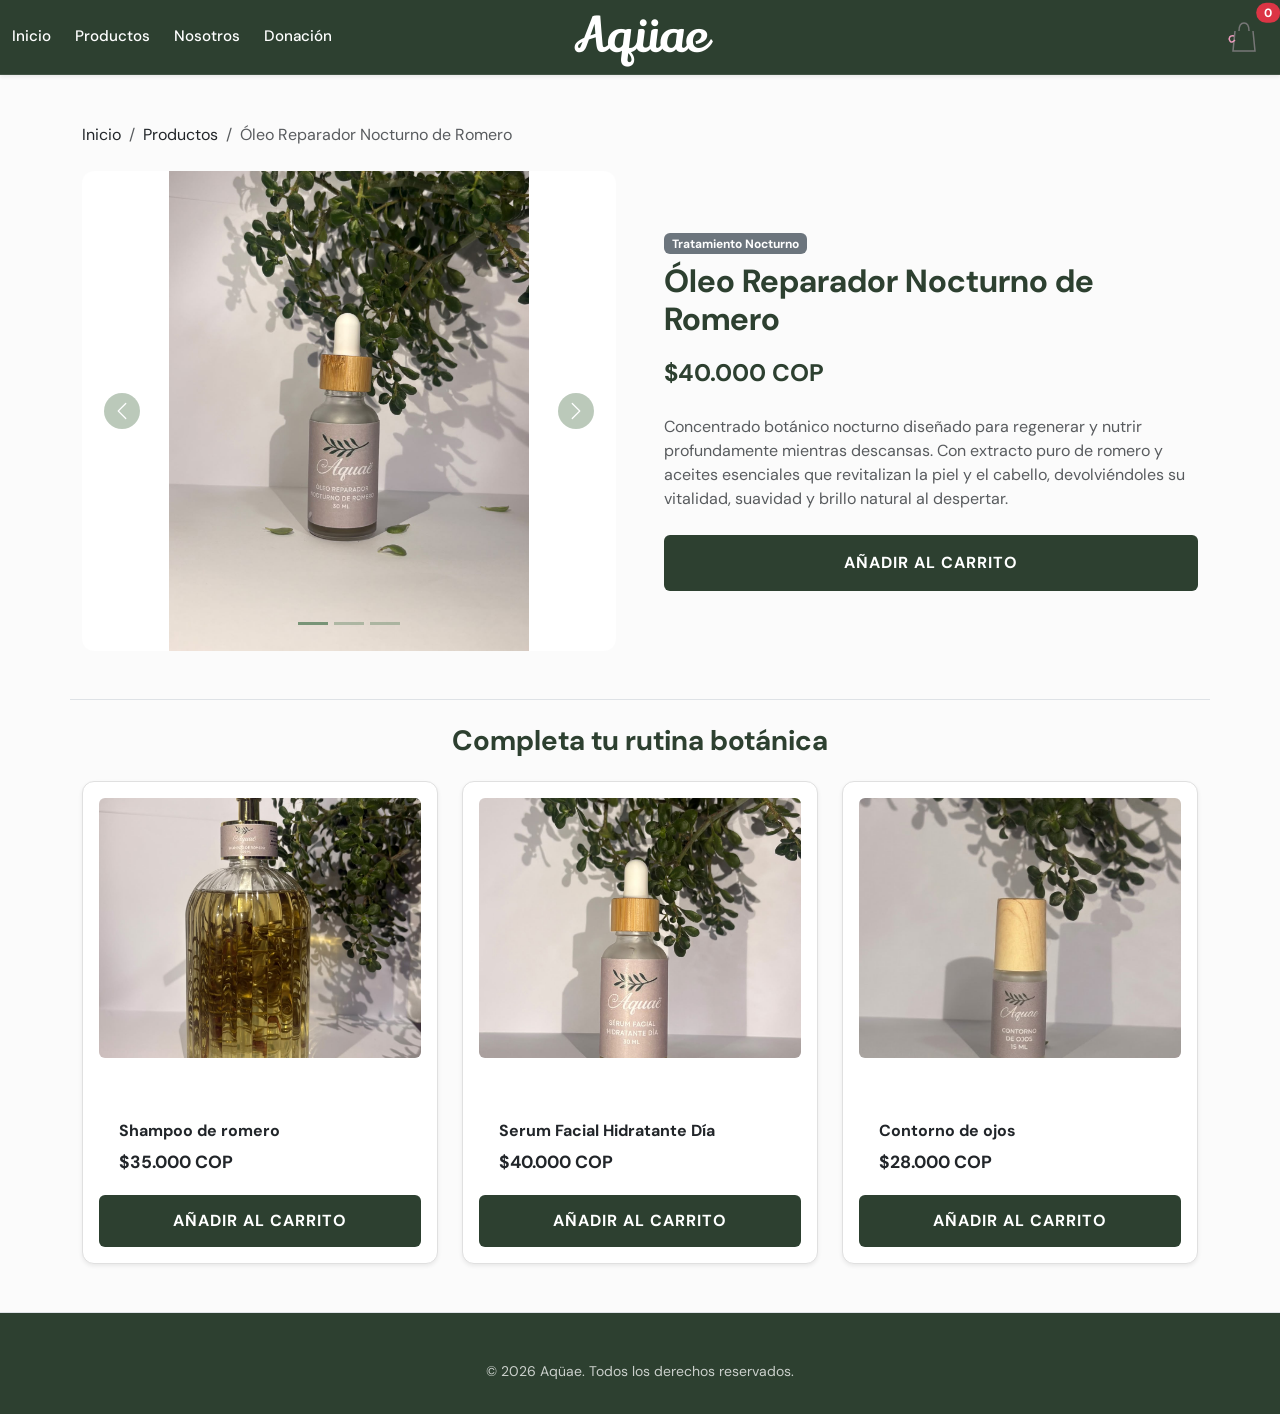
<file: oleo.html>
<!DOCTYPE html>
<html lang="es">
<head>
    <meta charset="UTF-8">
    <meta name="viewport" content="width=device-width, initial-scale=1.0">
    <title>Aqüae - Óleo Reparador Nocturno de Romero</title>
    <link href="https://cdn.jsdelivr.net/npm/bootstrap@5.3.3/dist/css/bootstrap.min.css" rel="stylesheet">
    <link rel="preconnect" href="https://fonts.googleapis.com">
    <link rel="preconnect" href="https://fonts.gstatic.com" crossorigin>
    <link href="https://fonts.googleapis.com/css2?family=DM+Sans:wght@400;500;700&family=Lily+Script+One&display=swap" rel="stylesheet">
    <link rel="stylesheet" href="css/style.css">
</head>
<body>
    <header class="header py-2 sticky-top shadow-sm">
        <div class="container-fluid">
            <div class="row align-items-center">
                <div class="col-4 d-none d-md-flex gap-4 align-items-center">
                    <a href="index.html" class="nav-link-custom text-decoration-none text-dark">Inicio</a>
                    <a href="productos.html" class="nav-link-custom text-decoration-none text-dark">Productos</a>
                    <a href="Nosotros.html" class="nav-link-custom text-decoration-none text-dark">Nosotros</a>
                    <a href="Donación.html" class="nav-link-custom text-decoration-none text-dark">Donación</a>
                </div>
                <div class="col-12 col-md-4 text-center">
                    <h1 class="titulo display-5">Aqüae</h1>
                </div>
                <div class="col-4 d-none d-md-flex justify-content-end align-items-center gap-4 iconos-header">
                    <a href="carrito.html" class="icono-header carrito-header position-relative" title="Carrito">
                        <svg width="48" height="48" viewBox="0 0 48 48" fill="none">
                            <path d="M15 18L13 38H35L33 18" stroke="#777" stroke-width="1.5"/>
                            <path d="M19 18C19 13 21 10 24 10C27 10 29 13 29 18" stroke="#777" stroke-width="1.5"/>
                            <path d="M14 23C10 22 8 25 10 28C11 30 13 29 15 27" stroke="#ED9CBD" stroke-width="1.5"/>
                        </svg>
                        <span id="cart-count" class="badge rounded-pill bg-danger position-absolute top-0 start-100 translate-middle">0</span>
                    </a>
                </div>
            </div>
        </div>
    </header>

    <main class="container my-5">
        <nav aria-label="breadcrumb" class="mb-4">
            <ol class="breadcrumb mb-0 small text-muted">
                <li class="breadcrumb-item"><a href="index.html" class="text-decoration-none text-dark">Inicio</a></li>
                <li class="breadcrumb-item"><a href="productos.html" class="text-decoration-none text-dark">Productos</a></li>
                <li class="breadcrumb-item active" aria-current="page">Óleo Reparador Nocturno de Romero</li>
            </ol>
        </nav>

        <div class="row g-5 align-items-center">
            <div class="col-lg-6">
                <div id="carouselSerum" class="carousel slide carrusel-producto" data-bs-ride="carousel" data-bs-interval="3500">
                    <div class="carousel-indicators">
                        <button type="button" data-bs-target="#carouselSerum" data-bs-slide-to="0" class="active" aria-current="true" aria-label="Imagen 1"></button>
                        <button type="button" data-bs-target="#carouselSerum" data-bs-slide-to="1" aria-label="Imagen 2"></button>
                        <button type="button" data-bs-target="#carouselSerum" data-bs-slide-to="2" aria-label="Imagen 3"></button>
                    </div>

                    <div class="carousel-inner">
                        <div class="carousel-item active">
                            <img src="img/aquae fotos - copia/oleo/1.jpeg" class="d-block" alt="Óleo reparador nocturno de romero - imagen 1">
                        </div>
                        <div class="carousel-item">
                            <img src="img/aquae fotos - copia/oleo/2.jpeg" class="d-block" alt="Óleo reparador nocturno de romero - imagen 2">
                        </div>
                        <div class="carousel-item">
                            <img src="img/aquae fotos - copia/oleo/3.jpeg" class="d-block" alt="Óleo reparador nocturno de romero - imagen 3">
                        </div>
                    </div>

                    <button class="carousel-control-prev" type="button" data-bs-target="#carouselSerum" data-bs-slide="prev">
                        <span class="carousel-control-prev-icon" aria-hidden="true"></span>
                        <span class="visually-hidden">Anterior</span>
                    </button>
                    <button class="carousel-control-next" type="button" data-bs-target="#carouselSerum" data-bs-slide="next">
                        <span class="carousel-control-next-icon" aria-hidden="true"></span>
                        <span class="visually-hidden">Siguiente</span>
                    </button>
                </div>
            </div>

            <div class="col-lg-6">
                <span class="badge bg-secondary mb-2">Tratamiento Nocturno</span>
                <h2 class="fw-bold mb-3 titulo-producto">Óleo Reparador Nocturno de Romero</h2>
                <div class="fs-4 fw-bold mb-4 precio-producto">$40.000 COP</div>

                <p class="text-muted mb-4">
                    Concentrado botánico nocturno diseñado para regenerar y nutrir profundamente mientras descansas. Con extracto puro de romero y aceites esenciales que revitalizan la piel y el cabello, devolviéndoles su vitalidad, suavidad y brillo natural al despertar.
                </p>

                <div class="d-grid gap-2">
                    <button class="btn btn-submit btn-add-cart py-3 fw-bold"
                            data-id="6"
                            data-title="Oleo reparador nocturno de romero"
                            data-price="40000"
                            data-img="img/aquae fotos - copia/oleo/1.jpeg">
                        AÑADIR AL CARRITO
                    </button>
                </div>
            </div>
        </div>
    </main>

    <section class="container my-5 pt-4 border-top">
        <h3 class="fw-bold mb-4 text-center titulo-producto">Completa tu rutina botánica</h3>
        <div class="row row-cols-1 row-cols-md-3 g-4">
            <div class="col">
                <div class="product-card shadow-sm p-3 bg-white h-100 d-flex flex-column">
                    <a href="shampoo.html" class="text-decoration-none text-dark d-block">
                        <img src="img/aquae fotos - copia/shampoo/1.jpeg" alt="Shampoo de romero" class="img-fluid rounded mb-3 img-producto-card">
                        <div class="product-info">
                            <div class="product-subtitle text-muted-custom">Shampoo de romero</div>
                            <h6 class="fw-bold my-2 text-dark">Shampoo de romero</h6>
                            <div class="product-price fw-bold">$35.000 COP</div>
                        </div>
                    </a>
                    <button class="btn btn-submit btn-add-cart mt-auto" 
                            data-id="2" 
                            data-title="Shampoo de romero" 
                            data-price="35000" 
                            data-img="img/aquae fotos - copia/shampoo/1.jpeg">
                        AÑADIR AL CARRITO
                    </button>
                </div>
            </div>

            <div class="col">
                <div class="product-card shadow-sm p-3 bg-white h-100 d-flex flex-column">
                    <a href="SerumDia.html" class="text-decoration-none text-dark d-block">
                        <img src="img/aquae fotos - copia/serumdía/1.jpeg" alt="Serum Facial Hidratante" class="img-fluid rounded mb-3 img-producto-card">
                        <div class="product-info">
                            <div class="product-subtitle text-muted-custom">Serum facial</div>
                            <h6 class="fw-bold my-2 text-dark">Serum Facial Hidratante Día</h6>
                            <div class="product-price fw-bold">$40.000 COP</div>
                        </div>
                    </a>
                    <button class="btn btn-submit btn-add-cart mt-auto" 
                            data-id="1" 
                            data-title="Serum Facial Hidratante Día" 
                            data-price="40000" 
                            data-img="img/aquae fotos - copia/serumdía/1.jpeg">
                        AÑADIR AL CARRITO
                    </button>
                </div>
            </div>

            <div class="col">
                <div class="product-card shadow-sm p-3 bg-white h-100 d-flex flex-column">
                    <a href="Contorno.html" class="text-decoration-none text-dark d-block">
                        <img src="img/aquae fotos - copia/contorno/1.jpeg" alt="Contorno de ojos" class="img-fluid rounded mb-3 img-producto-card">
                        <div class="product-info">
                            <div class="product-subtitle text-muted-custom">Contorno de ojos</div>
                            <h6 class="fw-bold my-2 text-dark">Contorno de ojos</h6>
                            <div class="product-price fw-bold">$28.000 COP</div>
                        </div>
                    </a>
                    <button class="btn btn-submit btn-add-cart mt-auto" 
                            data-id="3" 
                            data-title="Contorno de ojos" 
                            data-price="28000" 
                            data-img="img/aquae fotos - copia/contorno/1.jpeg">
                        AÑADIR AL CARRITO
                    </button>
                </div>
            </div>
        </div>
    </section>

    <footer class="footer-aquae pt-5 pb-3 border-top mt-5">
        <div class="container text-center">
            <p class="small text-muted-custom">&copy; 2026 Aqüae. Todos los derechos reservados.</p>
        </div>
    </footer>

    <script src="https://cdn.jsdelivr.net/npm/bootstrap@5.3.3/dist/js/bootstrap.bundle.min.js"></script>
    <script src="js/cart.js"></script>
</body>
</html>
</file>
<file: css/style.css>
:root {
  --color-verde-fondo: #2d4030;  
  --color-verde-claro: #e2ebe2;  
  --color-texto-oscuro: #2b2b2b;
  --color-texto-claro: #ffffff;   
  --color-gris-lineas: #e0e0e0;   
  --color-fondo-pagina: #fbfbfb;   
}

body {
    font-family: 'DM Sans', sans-serif;
    background-color: var(--color-fondo-pagina);
    color: var(--color-texto-oscuro);
    margin: 0;
    padding: 0;
}

.site-wrapper {
    max-width: 1400px;
    margin: 0 auto;
    background-color: #ffffff;
    box-shadow: 0 0 20px rgba(0, 0, 0, 0.03);
}

.top-announcement-bar {
    background-color: var(--color-verde-fondo);
    color: var(--color-texto-claro);
    font-size: 0.85rem;
    letter-spacing: 1px;
}

.header {
    background-color: var(--color-verde-fondo);
    border-bottom: 1px solid rgba(255, 255, 255, 0.1);
}

.titulo {
    font-family: 'Lily Script One', cursive;
    color: var(--color-texto-claro) !important;
    margin: 0;
}

.nav-link-custom {
    color: var(--color-texto-claro) !important;
    font-weight: 500;
    font-size: 0.95rem;
    transition: opacity 0.2s ease;
}

.nav-link-custom:hover,
.nav-link-custom.active {
    opacity: 0.8;
    text-decoration: underline !important;
}

.iconos-header svg {
    cursor: pointer;
    transition: transform 0.2s ease;
}

.iconos-header svg:hover {
    transform: scale(1.08);
}

.carrusel-aqüae {
    max-width: 1350px;
    width: 95%;
    margin: 5px auto 40px auto; 
    border-radius: 12px;
    position: relative;
    clip-path: inset(0 0 0 0 round 12px); 
}

.carrusel-aqüae .carousel {
    overflow: hidden !important;
    border-radius: 12px;
    width: 100%;
}

.carrusel-aqüae .carousel-inner {
    overflow: hidden !important;
    position: relative;
    width: 100%;
    border-radius: 12px;
}

.carrusel-aqüae .carousel-item {
    overflow: hidden !important;
}

.carrusel-aqüae .carousel-item .row {
    margin-right: 0 !important;
    margin-left: 0 !important;
}

.subtitle-banner-container {
    background-color: var(--color-verde-fondo);
    padding: 1.5rem 1rem;
    border-radius: 8px;
    margin: 1.5rem 0;
}

.subtitle-banner {
    font-family: 'DM Sans', sans-serif;
    font-size: 1.35rem;
    font-weight: 600;
    letter-spacing: 2.5px;
    color: var(--color-texto-claro);
    text-transform: uppercase;
}

.product-card {
    border: 1px solid var(--color-gris-lineas);
    border-radius: 12px;
    overflow: hidden;
    background-color: #ffffff;
    transition: transform 0.3s ease, box-shadow 0.3s ease;
    height: 100%;
    display: flex;
    flex-direction: column;
}

.product-card:hover {
    transform: translateY(-5px);
    box-shadow: 0 8px 20px rgba(0, 0, 0, 0.08) !important;
}

.product-card img {
    width: 100%;
    height: 260px;
    object-fit: cover;
    background-color: #f9f9f9;
}

.product-info {
    padding: 1.25rem;
    display: flex;
    flex-direction: column;
    justify-content: space-between;
    flex-grow: 1;
}

.product-subtitle {
    font-size: 0.8rem;
    text-transform: uppercase;
    letter-spacing: 1px;
}

.product-price {
    font-size: 1.1rem;
}

.auth-container {
    display: grid;
    grid-template-columns: 1fr 1fr;
    gap: 2rem;
    background-color: #ffffff;
    border: 1px solid var(--color-gris-lineas);
    border-radius: 12px;
    padding: 2.5rem;
}

.auth-col h2 {
    font-size: 1.3rem;
    color: var(--color-verde-fondo);
    margin-bottom: 1.5rem;
    font-weight: 700;
}

.form-group {
    margin-bottom: 1.2rem;
}

.form-group label {
    display: block;
    font-size: 0.9rem;
    font-weight: 600;
    margin-bottom: 0.4rem;
    color: var(--color-texto-oscuro);
}

.form-group input,
.form-group select {
    width: 100%;
    padding: 12px 15px;
    border: 1px solid var(--color-gris-lineas);
    border-radius: 6px;
    background-color: #fcfcfc;
    font-size: 0.95rem;
    outline: none;
    transition: border-color 0.2s ease;
}

.form-group input:focus,
.form-group select:focus {
    border-color: var(--color-verde-fondo);
    background-color: #ffffff;
}

.required {
    color: #e74c3c;
}

.btn-submit {
    width: 100%;
    background-color: var(--color-verde-fondo);
    color: var(--color-texto-claro);
    border: none;
    padding: 14px;
    border-radius: 6px;
    font-weight: 700;
    letter-spacing: 1px;
    cursor: pointer;
    transition: background-color 0.3s ease;
}

.btn-submit:hover {
    background-color: #1e2c21;
}

.ngo-card {
    border: 2px solid var(--color-gris-lineas);
    border-radius: 10px;
    padding: 1.5rem;
    cursor: pointer;
    transition: all 0.3s ease;
    background-color: #ffffff;
    height: 100%;
}

.ngo-card:hover {
    border-color: var(--color-verde-fondo);
    transform: translateY(-3px);
}

.ngo-card.selected {
    border-color: var(--color-verde-fondo);
    background-color: var(--color-verde-claro);
    box-shadow: 0 4px 12px rgba(45, 64, 48, 0.12);
}

.amount-btn {
    background-color: #f4f4f4;
    border: 1px solid var(--color-gris-lineas);
    color: var(--color-texto-oscuro);
    padding: 10px 15px;
    border-radius: 6px;
    font-weight: 600;
    cursor: pointer;
    transition: all 0.2s ease;
    width: 100%;
}

.amount-btn:hover,
.amount-btn.active {
    background-color: var(--color-verde-fondo);
    color: var(--color-texto-claro);
    border-color: var(--color-verde-fondo);
}

.donation-summary {
    background-color: var(--color-verde-claro);
    color: var(--color-verde-fondo);
    border-radius: 8px;
    padding: 1.25rem;
}

.footer-aquae {
    background-color: var(--color-verde-fondo);
    color: var(--color-texto-claro);
}

.footer-brand {
    font-family: 'Lily Script One', cursive;
    font-size: 2rem;
    color: var(--color-texto-claro);
}

.footer-heading {
    font-size: 1rem;
    font-weight: 700;
    margin-bottom: 1rem;
    color: var(--color-texto-claro);
}

.footer-links a,
.footer-aquae a.nav-link-custom {
    color: rgba(255, 255, 255, 0.85) !important;
    text-decoration: none;
    display: inline-block;
    margin-bottom: 0.5rem;
    transition: color 0.2s ease;
}

.footer-links a:hover,
.footer-aquae a.nav-link-custom:hover {
    color: var(--color-verde-claro) !important;
}

.text-muted-custom {
    color: rgba(255, 255, 255, 0.75) !important;
}

.footer-divider {
    border-color: rgba(255, 255, 255, 0.15);
}

.newsletter-form .form-control {
    border-radius: 6px 0 0 6px;
    border: none;
}

.btn-aquae {
    background-color: var(--color-verde-claro);
    color: var(--color-verde-fondo);
    font-weight: 600;
    border-radius: 0 6px 6px 0;
    border: none;
}

.btn-aquae:hover {
    background-color: #d1ded1;
    color: var(--color-verde-fondo);
}

.search-bar-top {
    position: fixed !important;
    top: 0;
    left: 0;
    width: 100vw !important;
    background-color: #ffffff;
    box-shadow: 0 4px 15px rgba(0, 0, 0, 0.08);
    z-index: 999999 !important;
    transform: translateY(-100%);
    transition: transform 0.3s cubic-bezier(0.4, 0, 0.2, 1), visibility 0.3s;
    visibility: hidden;
    padding: 15px 30px;
    box-sizing: border-box;
}

.search-bar-top.active {
    transform: translateY(0) !important;
    visibility: visible !important;
}

.search-inner {
    max-width: 1300px;
    margin: 0 auto;
    display: flex !important;
    align-items: center !important;
    flex-direction: row !important;
    gap: 20px;
    width: 100%;
}

.close-search-btn {
    background: transparent !important;
    border: none !important;
    cursor: pointer;
    padding: 5px;
    display: flex;
    align-items: center;
    justify-content: center;
    flex-shrink: 0;
}

.search-box-form {
    flex: 1 !important;
    display: flex !important;
    flex-direction: row !important;
    align-items: center !important;
    border: 1px solid #f8e1e7 !important;
    background-color: #ffffff !important;
    border-radius: 4px;
    overflow: hidden;
    height: 46px;
}

.search-field {
    flex: 1 !important;
    width: 100% !important;
    border: none !important;
    outline: none !important;
    padding: 0 18px !important;
    font-size: 1rem;
    color: #444444;
    background-color: transparent !important;
    box-shadow: none !important;
    height: 100%;
}

.search-field::placeholder {
    color: #888888;
}

.search-btn {
    background-color: #fceef2 !important;
    border: none !important;
    padding: 0 20px !important;
    height: 100%;
    cursor: pointer;
    display: flex !important;
    align-items: center;
    justify-content: center;
    transition: background-color 0.2s ease;
    flex-shrink: 0;
}

.search-btn:hover {
    background-color: #f7dbe3 !important;
}

@media (max-width: 992px) {
    .auth-container {
        grid-template-columns: 1fr;
        padding: 1.5rem;
    }
}

@media (max-width: 768px) {
    .subtitle-banner {
        font-size: 1.05rem;
        letter-spacing: 1.5px;
    }
    .search-bar-top {
        padding: 10px 15px;
    }
}


.carrusel-producto {
    max-width: 550px;
    margin: 0 auto;
    overflow: hidden;
    border-radius: 12px;
}

.carrusel-producto .carousel-item img {
    width: 100%;
    height: 480px;
    object-fit: contain;
    background-color: #fff;
}

.carrusel-producto .carousel-indicators [data-bs-target] {
    background-color: #789477;
}

.carrusel-producto .carousel-control-prev-icon,
.carrusel-producto .carousel-control-next-icon {
    background-color: #789477;
    border-radius: 50%;
    padding: 18px;
    background-size: 55%;
}

.titulo-producto {
    color: var(--color-verde-fondo);
}

.precio-producto {
    color: var(--color-verde-fondo);
}

.img-producto-card {
    height: 180px; 
    object-fit: contain;
}

@media (max-width: 576px) {
    .carrusel-producto .carousel-item img {
        height: 330px;
    }
}
</file>
